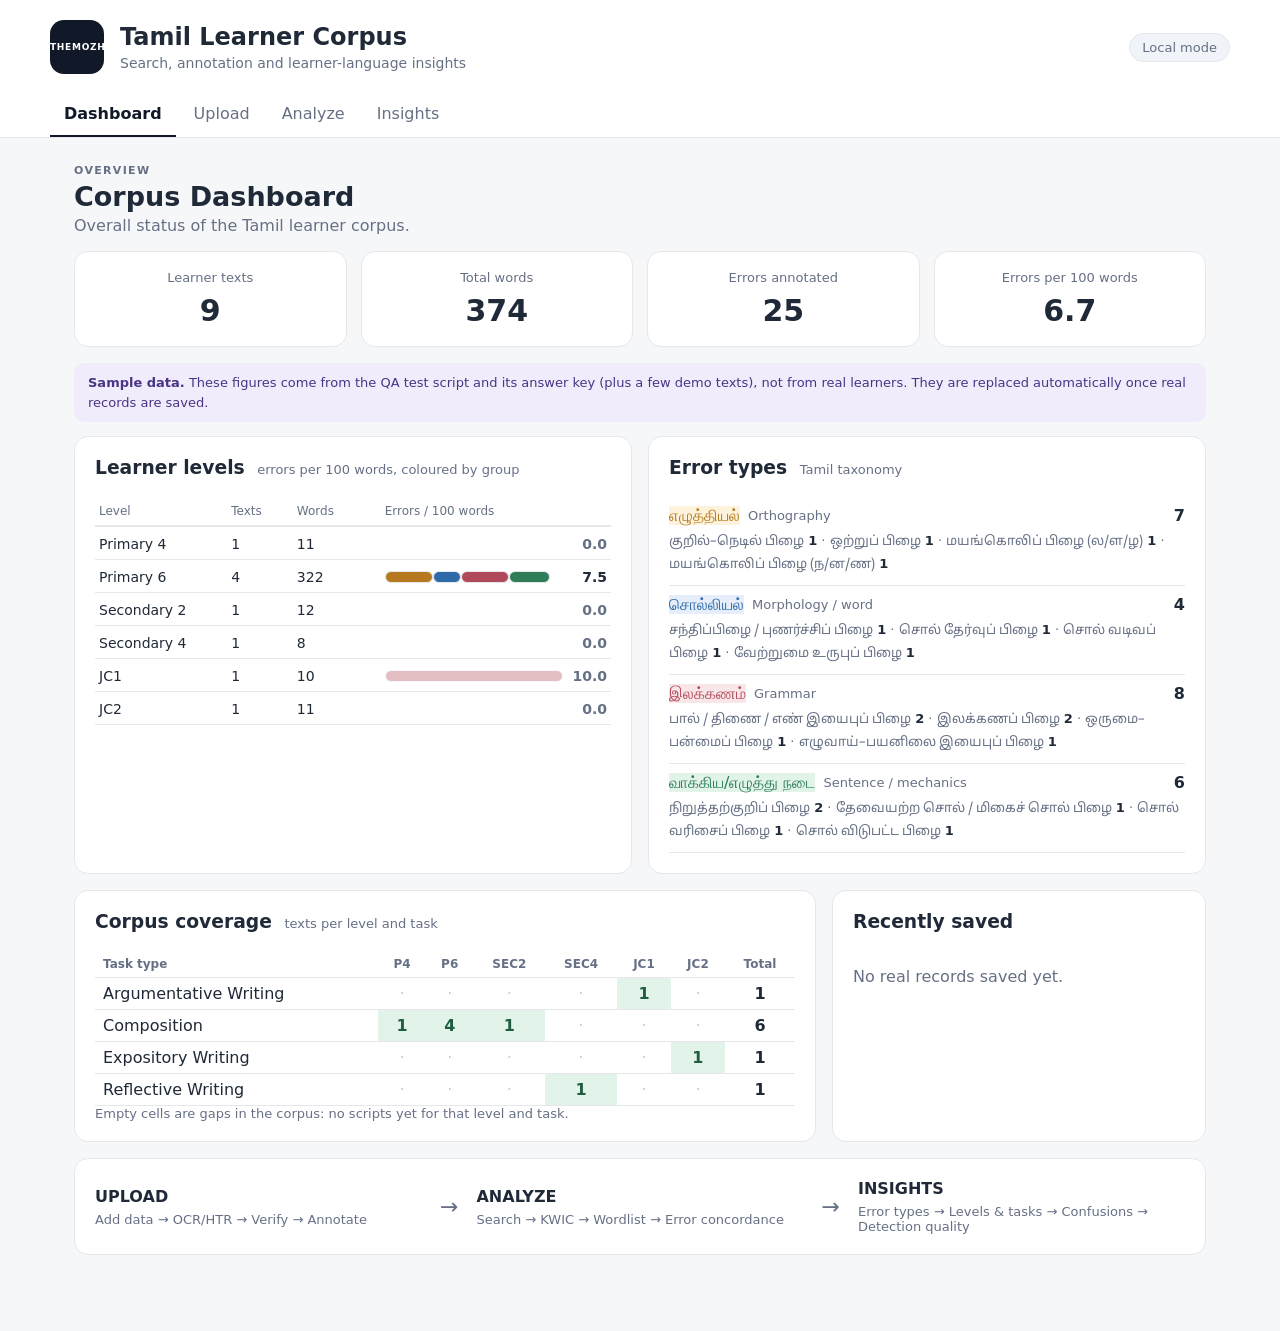
<file: index.html>
<!DOCTYPE html>
<html lang="en">
<head>
  <meta charset="UTF-8" />
  <meta name="viewport" content="width=device-width, initial-scale=1.0" />
  <title>Themozhi Tamil Learner Corpus</title>
  <link rel="preconnect" href="https://fonts.googleapis.com" />
  <link rel="preconnect" href="https://fonts.gstatic.com" crossorigin />
  <link rel="stylesheet" href="https://fonts.googleapis.com/css2?family=Noto+Sans+Tamil:wght@400;600;700&display=swap" />
  <link rel="stylesheet" href="style.css" />
</head>
<body>
  <header class="topbar">
    <div class="brandblock">
      <div class="brand">THEMOZHI</div>
      <div>
        <h1>Tamil Learner Corpus</h1>
        <p>Search, annotation and learner-language insights</p>
      </div>
      <div id="accountArea" class="account-area"></div>
    </div>

    <nav class="mainnav">
      <button class="navbtn active" data-section="dashboard">Dashboard</button>
      <button class="navbtn" data-section="upload">Upload</button>
      <button class="navbtn" data-section="analyze">Analyze</button>
      <button class="navbtn" data-section="insights">Insights</button>
    </nav>
  </header>

  <main class="container">
    <!-- DASHBOARD -->
    <section id="dashboard" class="page active">
      <div class="pagehead">
        <div>
          <div class="eyebrow">OVERVIEW</div>
          <h2>Corpus Dashboard</h2>
          <p class="subtext">Overall status of the Tamil learner corpus.</p>
        </div>
      </div>

      <div class="stats-grid">
        <div class="card centered-card"><span>Learner texts</span><strong id="statDocs">0</strong></div>
        <div class="card centered-card"><span>Total words</span><strong id="statWords">0</strong></div>
        <div class="card centered-card"><span>Errors annotated</span><strong id="statAnnotations">0</strong></div>
        <div class="card centered-card"><span>Errors per 100 words</span><strong id="statLevels">0</strong></div>
      </div>
      <div id="dashSampleBanner"></div>

      <div class="two-col">
        <div class="panel">
          <h3>Learner levels <span class="small muted">errors per 100 words, coloured by group</span></h3>
          <div id="levelBreakdown"></div>
        </div>
        <div class="panel">
          <h3>Error types <span class="small muted">Tamil taxonomy</span></h3>
          <div id="annotationBreakdown"></div>
        </div>
      </div>

      <div class="two-col">
        <div class="panel">
          <h3>Corpus coverage <span class="small muted">texts per level and task</span></h3>
          <div id="coverageMatrix"></div>
        </div>
        <div class="panel">
          <h3>Recently saved</h3>
          <div id="recentRecords"></div>
        </div>
      </div>
      <div class="workflow panel">
        <div><strong>UPLOAD</strong><span>Add data → OCR/HTR → Verify → Annotate</span></div>
        <div class="arrow">→</div>
        <div><strong>ANALYZE</strong><span>Search → KWIC → Wordlist → Error concordance</span></div>
        <div class="arrow">→</div>
        <div><strong>INSIGHTS</strong><span>Error types → Levels &amp; tasks → Confusions → Detection quality</span></div>
      </div>
    </section>

    <!-- UPLOAD -->
    <section id="upload" class="page">
      <div class="pagehead">
        <div>
          <div class="eyebrow">ADD DATA</div>
          <h2>Upload Learner Material</h2>
          <p class="subtext">Build a corpus record through metadata, OCR/HTR, verification and annotation.</p>
        </div>
        <div class="draft-save-tools">
          <span id="draftSaveStatus" class="draft-save-status">Autosave ready</span>
          <button id="draftSaveNowBtn" type="button">Save draft now</button>
        </div>
      </div>

      <div id="uploadGate" class="upload-gate hidden"></div>

      <div class="pipeline" id="uploadPipeline">
        <button class="pipe-step active" type="button" data-upload-step="1">1. Upload</button>
        <button class="pipe-step" type="button" data-upload-step="2">2. OCR / HTR</button>
        <button class="pipe-step" type="button" data-upload-step="3">3. Transcription Review</button>
        <button class="pipe-step" type="button" data-upload-step="4">4. Error Annotation</button>
        <button class="pipe-step" type="button" data-upload-step="5">5. Save Record</button>
      </div>

      <div class="panel upload-step-panel active" data-upload-panel="1">
        <div class="step-heading">
          <div>
            <h3>1. Script and details</h3>
            <p class="subtext">Only the fields marked <span class="req">*</span> are needed to start. Everything else can be added later, even after saving.</p>
          </div>
        </div>

        <div id="draftResumePanel" class="draft-resume-panel hidden">
          <div>
            <strong>You have an unfinished script on this browser</strong>
            <div id="draftResumeSummary" class="small"></div>
          </div>
          <div class="draft-resume-actions">
            <button id="resumeDraftBtn" type="button" class="primary-btn">Resume where I left off</button>
            <button id="discardDraftBtn" type="button">Discard it</button>
          </div>
        </div>

        <div class="u1-grid">
          <div class="u1-form">
            <section class="u1-section">
              <h4>Learner script <span class="req">*</span></h4>
              <label class="u1-drop" id="uploadDrop" data-field="file">
                <input id="uploadFile" type="file" accept=".txt,.json,.pdf,.png,.jpg,.jpeg,.tif,.tiff,.docx" />
                <span class="u1-drop-icon" aria-hidden="true">⇪</span>
                <span class="u1-drop-main">Drop the scanned script here, or <u>choose a file</u></span>
                <span class="u1-drop-sub small">One learner's script per upload. PDF (all pages), JPG/PNG/TIFF, DOCX or TXT</span>
              </label>
              <div class="field-error" data-error-for="file"></div>
            </section>

            <section class="u1-section">
              <h4>About the script</h4>
              <div class="form-grid u1-three">
                <label data-field="level">
                  <span>Learner level <span class="req">*</span></span>
                  <select id="uploadLevel">
                    <option value="">Choose…</option>
                    <option value="P4">Primary 4</option>
                    <option value="P6">Primary 6</option>
                    <option value="SEC2">Secondary 2</option>
                    <option value="SEC4">Secondary 4</option>
                    <option value="JC1">JC1</option>
                    <option value="JC2">JC2</option>
                  </select>
                  <span class="field-error" data-error-for="level"></span>
                </label>
                <label data-field="year">
                  <span>Year written <span class="req">*</span></span>
                  <input id="uploadYear" type="number" min="2000" max="2100" value="2026" />
                  <span class="field-error" data-error-for="year"></span>
                </label>
                <label data-field="task">
                  <span>Task type <span class="req">*</span></span>
                  <select id="uploadTask">
                    <option value="">Choose…</option>
                    <option>Composition</option>
                    <option>Situational Writing</option>
                    <option>Narrative</option>
                    <option>Argumentative Writing</option>
                    <option>Reflective Writing</option>
                    <option>Expository Writing</option>
                  </select>
                  <span class="field-error" data-error-for="task"></span>
                </label>
              </div>
              <label class="u1-id" data-field="id">
                <span>Record ID <span class="small muted">(automatic — also used as the file name when stored)</span></span>
                <span class="u1-id-row">
                  <input id="uploadDocId" type="text" spellcheck="false" autocomplete="off" readonly placeholder="Filled in automatically once level and task are chosen" />
                  <button id="uploadEditIdBtn" type="button" class="text-button">Edit</button>
                </span>
                <span class="field-error" data-error-for="id"></span>
              </label>
            </section>

            <details class="u1-section u1-optional" id="uploadOptional">
              <summary><strong>Optional details</strong> <span class="small muted">— useful for analysis, can be added later</span></summary>
              <div class="form-grid">
                <label>
                  <span>School code <span class="info-inline" title="A short code your team assigns, e.g. SCH-A. Never the school's name.">?</span></span>
                  <input id="uploadSchoolCode" type="text" spellcheck="false" placeholder="e.g. SCH-A" />
                </label>
                <label>
                  <span>Learner code <span class="info-inline" title="A pseudonymous code (e.g. L017) that lets you link several scripts by the same learner over time. The key linking codes to real names must be kept outside this app.">?</span></span>
                  <input id="uploadLearnerCode" type="text" spellcheck="false" placeholder="e.g. L017 (never the name)" />
                </label>
                <label>
                  <span>Topic</span>
                  <input id="uploadTopic" type="text" placeholder="e.g. School, Family, Environment" />
                </label>
                <label>
                  <span>Learner's own title</span>
                  <input id="uploadTitle" class="tamil" type="text" placeholder="The title the learner wrote, if any" />
                </label>
                <label class="full">
                  <span>Task prompt / question given to the learners
                    <span class="info-inline" title="The exact question or instruction the learners answered. Scripts written to the same prompt can be compared fairly, because the topic vocabulary is the same.">?</span></span>
                  <input id="uploadPrompt" class="tamil" type="text" placeholder="e.g. ‘உனக்கு மறக்க முடியாத ஒரு நாள்’ பற்றி ஒரு கட்டுரை எழுதுக." />
                </label>
                <label>
                  <span>Source type</span>
                  <select id="uploadSourceType">
                    <option value="auto">Detect automatically</option>
                    <option value="handwritten">Handwritten</option>
                    <option value="printed">Printed / typed scan</option>
                    <option value="digital">Digital text</option>
                  </select>
                </label>
              </div>
            </details>

            <div id="uploadPreview" class="upload-preview empty">No file selected yet.</div>

            <div class="step-actions right">
              <button id="uploadToProcess" type="button" class="primary-btn">Process script →</button>
            </div>
          </div>

          <aside class="u1-guide">
            <h4>Before you upload</h4>
            <ol>
              <li><strong>No names, anywhere.</strong> Not in the ID, file name, title or codes. The record is identified only by its record ID.</li>
              <li><strong>One learner per upload.</strong> Put all pages of one script into a single PDF, in order.</li>
              <li><strong>Clear scans.</strong> Flat page, whole page in view, about 300 dpi, no shadows. Crossed-out words are detected and left out automatically.</li>
              <li><strong>IDs are never reused.</strong> Each record gets a readable ID (<code>LEVEL-YEAR-TASK-NNN</code>) plus a hidden unique key. You'll be warned if the ID or the same file was saved before.</li>
              <li><strong>You can stop at any time.</strong> Work saves automatically in this browser. Come back to this page later, on the same computer and browser, and choose <em>Resume where I left off</em>.</li>
            </ol>
            <div class="u1-guide-foot small">
              <strong>Required:</strong> the script file, level, year and task type.<br>
              <strong>Stored as:</strong> <code id="uploadStoragePath">corpus/2026/P6/P6-2026-COMP-001/</code>
            </div>
          </aside>
        </div>
      </div>

      <div class="panel upload-step-panel" data-upload-panel="2">
        <div class="step-heading">
          <div>
            <h3>2. OCR / Handwriting recognition</h3>
            <p class="subtext">The document is processed one page at a time. Completed pages become available for transcription review immediately while later pages continue processing. Two handwriting recognisers (Sarvam and Google Vision) read every line; where they differ, you choose in the next step.</p>
          </div>
          <span id="processingRoute" class="status-pill">Awaiting file</span>
        </div>

        <div class="processing-grid">
          <div>
            <h4>Source preview</h4>
            <div id="sourcePreview" class="source-preview empty">No document selected.</div>
          </div>
          <div>
            <h4>Recognition result</h4>
            <div id="recognitionImportStatus" class="recognition-status empty">Recognition has not started.</div>
            <div id="ocrProgress" class="ocr-progress hidden">
              <div class="ocr-progress-head">
                <div id="ocrSpinner" class="ocr-spinner" aria-hidden="true"></div>
                <div>
                  <strong id="ocrProgressTitle">Preparing document…</strong>
                  <div id="ocrProgressDetail" class="small">Determining page count.</div>
                </div>
                <div id="ocrProgressCount" class="ocr-progress-count">0 / 0</div>
              </div>
              <div class="ocr-progress-track" aria-label="OCR page progress">
                <div id="ocrProgressFill" class="ocr-progress-fill" style="width:0%"></div>
              </div>
              <div id="ocrPageStatusList" class="ocr-page-status-list"></div>
              <div class="small ocr-progress-note">Completed pages can be reviewed before the whole document finishes.</div>
            </div>
            <button id="retryOcrBtn" type="button" class="hidden">Retry recognition</button>
            <details class="machine-fallback">
              <summary>Developer fallback</summary>
              <label class="recognition-import">
                Import transcription review JSON
                <input id="recognitionJsonFile" type="file" accept=".json,application/json" />
              </label>
              <textarea id="machineText" class="tamil transcription-box compact" placeholder="Manual machine transcription fallback"></textarea>
            </details>
            <div class="small">Raw OCR remains unchanged. Corrections are stored only as verified transcription during Stage 3.</div>
          </div>
        </div>

        <div class="step-actions">
          <button type="button" data-prev-step="1">← Back</button>
          <button id="uploadToVerify" type="button" class="primary-btn">Review ready pages →</button>
        </div>
      </div>

      <div class="panel upload-step-panel" data-upload-panel="3">
        <div class="step-heading">
          <div>
            <h3>3. Transcription Review</h3>
            <p class="subtext">Clear OCR (both engines agree, good confidence) goes straight into the transcript. Review only the flagged words and regions. Correct what the OCR misread; keep the learner's own mistakes. Those are annotated in Stage 4.</p>
          </div>
          <span id="reviewProgress" class="status-pill">Awaiting recognition</span>
        </div>

        <div id="structuredReviewMode" class="structured-review s3 hidden">
          <div class="s3-bar">
            <div class="s3-bar-nav">
              <button id="reviewPrevPage" type="button">← Previous</button>
              <strong id="reviewPageLabel">Page 1</strong>
              <button id="reviewNextPage" type="button">Next →</button>
            </div>
            <div id="reviewSummary" class="s3-summary small"></div>
          </div>

          <div class="s3-grid">
            <section class="s3-panel s3-scan" aria-label="Original scan">
              <header class="s3-panel-head"><strong>Original scan</strong><span class="small">click a region to jump to it</span>
                <div class="s3-zoom" role="group" aria-label="Zoom">
                  <button id="reviewZoomOut" type="button" aria-label="Zoom out">−</button>
                  <button id="reviewZoomFit" type="button">Fit</button>
                  <button id="reviewZoomIn" type="button" aria-label="Zoom in">+</button>
                </div></header>
              <div id="reviewPageViewport" class="review-page-viewport">
                <div id="reviewPageStage" class="review-page-stage">
                  <div class="empty">A processed page preview will appear here.</div>
                </div>
              </div>
            </section>

            <section class="s3-panel s3-transcript-col" aria-label="Transcribed text">
              <header class="s3-panel-head">
                <strong>Transcribed text</strong>
                <div class="seg">
                  <button type="button" data-transcript-view="page" class="active">Page</button>
                  <button type="button" data-transcript-view="document">All pages</button>
                  <button type="button" data-transcript-view="edit" title="Correct any line">✎ Edit lines</button>
                  <button type="button" data-transcript-view="type" title="Type or paste the whole page (for scripts that are hard to read)">⌨ Type page</button>
                </div>
                <button id="s3CopyBtn" type="button" class="text-button">Copy</button>
              </header>
              <div id="s3TranscriptMeta" class="s3-meta small"></div>
              <div id="s3Transcript" class="s3-transcript tamil"></div>
              <footer class="s3-panel-foot small">
                <label class="check-row inline"><input id="s3ShowExcluded" type="checkbox" /> <span>Show excluded text &amp; crossed-out words</span></label>
                <span class="s3-legend"><mark class="t-issue open">needs review</mark> <mark class="t-issue resolved corrected">OCR corrected</mark></span>
              </footer>
            </section>

            <aside class="s3-panel s3-rail-col" aria-label="Review">
              <header class="s3-panel-head">
                <div class="seg small-seg">
                  <button type="button" data-review-mode="exceptions" class="active">Exceptions</button>
                  <button type="button" data-review-mode="all">Review all OCR regions</button>
                </div>
              </header>
              <div id="s3Rail" class="s3-rail"></div>
            </aside>
          </div>
        </div>

        <div id="simpleReviewMode" class="processing-grid">
          <div>
            <h4>Source preview</h4>
            <div id="simpleVerifySourcePreview" class="source-preview empty">No document selected.</div>
          </div>
          <div>
            <h4>Verified learner text</h4>
            <textarea id="verifiedText" class="tamil transcription-box" placeholder="Verified learner transcription"></textarea>
            <label class="check-row">
              <input id="verificationChecked" type="checkbox" />
              <span>I have checked this transcription against the source.</span>
            </label>
          </div>
        </div>

        <div class="step-actions">
          <button type="button" data-prev-step="2">← Back</button>
          <button id="uploadToAnnotate" type="button" class="primary-btn">Continue to error annotation →</button>
        </div>
      </div>

      <div class="panel upload-step-panel" data-upload-panel="4">
        <div class="step-heading">
          <div>
            <h3>4. Error Detection & Annotation</h3>
            <p class="subtext">Each underlying error appears once, with every detector's evidence. Types use the same Tamil taxonomy for automatic and manual tags. Reject as <em>Not an error</em> or <em>OCR error</em> so transcription mistakes never count as learner errors.</p>
          </div>
          <span id="annotationStatus" class="status-pill">Awaiting detection</span>
        </div>

        <div class="annotation-ai-toolbar s4-toolbar">
          <button id="runErrorDetectionBtn" type="button" class="primary-btn">Run error detection</button>
          <button id="runDiscoveryBtn" type="button" title="Open-ended search by GPT, Sarvam and Gemini for errors the Tamil checks may miss (word choice, missing words). Shown as “possible” — review each one.">Ask AI for more (possible errors)</button>
          <span id="errorDetectionStatus" class="small">Detection runs automatically when you open this step.</span>
        </div>
        <div id="s4StaleBanner" class="s4-stale hidden"></div>
        <div id="s4UnreviewedNote" class="s4-unreviewed small hidden"></div>
        <div class="s4-legend small" aria-label="Colour key">
          <span class="lg-title">Colour key</span>
          <span class="lg g-ezhuthu">எழுத்தியல்</span><span class="lg g-sol">சொல்லியல்</span>
          <span class="lg g-ilakkanam">இலக்கணம்</span><span class="lg g-nadai">வாக்கிய/எழுத்து நடை</span>
          <span class="lg-sep"></span>
          <span class="lg s-pending">dashed = pending</span><span class="lg s-accepted">solid = accepted</span>
        </div>

        <div class="s4-grid">
          <section class="s4-textcol">
            <div class="s4-textpair">
              <div class="s4-textbox">
                <header><strong>Original learner text</strong><span class="small">select words to mark an error · click between words to add a missing word</span></header>
                <div id="s4Original" class="tamil s4-body"></div>
              </div>
              <div class="s4-textbox">
                <header><strong>Corrected / annotated text</strong>
                  <label class="check-row inline small"><input id="s4PreviewPending" type="checkbox" /> <span>preview pending</span></label></header>
                <div id="s4Corrected" class="tamil s4-body"></div>
              </div>
            </div>
            <div id="s4SelectionTools" class="s4-seltools hidden">
              <span class="tamil s4-sel-text"></span>
              <button id="s4AddError" type="button" class="primary-btn">+ Add error</button>
              <button id="s4AddMissing" type="button">+ Missing word after</button>
            </div>
          </section>

          <aside class="s4-cardcol">
            <div class="s4-filters seg">
              <button type="button" data-a-filter="pending" class="active" title="Cards still to review. Reviewed cards leave this list.">To review <span>0</span></button>
              <button type="button" data-a-filter="all">All <span>0</span></button>
              <button type="button" data-a-filter="accepted">Accepted <span>0</span></button>
              <button type="button" data-a-filter="rejected">Rejected <span>0</span></button>
            </div>
            <div id="errorCandidateList" class="s4-cards"></div>
          </aside>
        </div>

        <div class="step-actions">
          <button type="button" data-prev-step="3">← Back</button>
          <button id="uploadToReview" type="button" class="primary-btn">Check &amp; save record →</button>
        </div>
      </div>

      <div class="panel upload-step-panel" data-upload-panel="5">
        <div id="recordSaveView">
          <div class="step-heading">
            <div>
              <h3>5. Check and save the record</h3>
              <p class="subtext">A last look before saving. You can still go back and change anything, and saving again later updates the same record.</p>
            </div>
          </div>
          <div id="recordReview"></div>
          <label class="check-row u1-consent" data-field="consent">
            <input id="uploadConsent" type="checkbox" />
            <span>I confirm this script may be used for the corpus, and that <strong>no learner name or other identifying detail</strong> is in the transcript or the record. <span class="req">*</span></span>
          </label>
          <div class="field-error" data-error-for="consent"></div>
          <div class="step-actions">
            <button type="button" data-prev-step="4">← Back to annotation</button>
            <button id="saveRecordBtn" type="button" class="primary-btn">Save record ✓</button>
          </div>
        </div>

        <div id="recordSavedView" class="hidden">
          <div class="saved-card">
            <div class="saved-tick" aria-hidden="true">✓</div>
            <h3>Record saved</h3>
            <div id="savedRecordId" class="saved-id"></div>
            <div id="savedRecordSummary" class="saved-stats"></div>
            <p id="savedRecordWhere" class="small saved-where"></p>
            <div class="saved-actions">
              <button id="resetUploadBtn" type="button" class="primary-btn">Start the next script →</button>
              <button id="downloadRecordBtn" type="button">Download record (JSON)</button>
              <button id="copyRecordBtn" type="button">Copy JSON</button>
              <button type="button" data-prev-step="4" class="text-button">Go back and edit this record</button>
            </div>
            <details class="saved-list">
              <summary>Records saved on this computer <span id="savedRecordCount" class="small muted"></span></summary>
              <div id="savedRecordList"></div>
              <button id="downloadAllRecordsBtn" type="button" class="text-button">Download all as one JSON file</button>
            </details>
          </div>
        </div>
      </div>
    </section>

    <!-- ANALYZE -->
    <section id="analyze" class="page">
      <div class="pagehead">
        <div>
          <div class="eyebrow">EXAMINE DATA</div>
          <h2>Analyze</h2>
          <p class="subtext">Search and investigate learner texts directly.</p>
        </div>
      </div>

      <div class="level-tabs" id="analyzeLevelTabs">
        <button class="levelbtn active" data-level="">Overall</button>
        <button class="levelbtn" data-level="P4">P4</button>
        <button class="levelbtn" data-level="P6">P6</button>
        <button class="levelbtn" data-level="SEC2">Sec 2</button>
        <button class="levelbtn" data-level="SEC4">Sec 4</button>
        <button class="levelbtn" data-level="JC1">JC1</button>
        <button class="levelbtn" data-level="JC2">JC2</button>
      </div>

      <div class="mini-stats">
        <div class="centered-card"><span>Learner texts</span><strong id="analyzeDocs">0</strong></div>
        <div class="centered-card"><span>Total words</span><strong id="analyzeWords">0</strong></div>
        <div class="centered-card"><span>Errors annotated</span><strong id="analyzeAnnotations">0</strong></div>
      </div>

      <div class="mode-banner" id="analyzeModeBanner">
        <strong>Corpus View</strong>
        <span>Showing the selected corpus or learner level as a whole.</span>
      </div>

      <div class="tool-tabs">
        <div class="tool-wrap">
          <button class="toolbtn active" data-tool="search">Search</button>
          <button class="info-btn" type="button" aria-label="About Search" data-tip="Find learner texts that contain the entered word or phrase. Without a search term, all texts in the selected corpus or level are shown.">i</button>
        </div>

        <div class="tool-wrap">
          <button class="toolbtn" data-tool="kwic">Concordance (KWIC)</button>
          <button class="info-btn" type="button" aria-label="About Concordance" data-tip="Key Word in Context. Enter a word or phrase to see every occurrence with the surrounding text before and after it. A search term is required.">i</button>
        </div>

        <div class="tool-wrap">
          <button class="toolbtn" data-tool="wordlist">Wordlist</button>
          <button class="info-btn" type="button" aria-label="About Wordlist" data-tip="Lists word frequency in the selected corpus or level. If you enter a search term, Wordlist shows that term's frequency, percentage of the selected corpus, and occurrences per 1,000 words.">i</button>
        </div>

        <div class="tool-wrap">
          <button class="toolbtn" data-tool="ngrams">N-grams</button>
          <button class="info-btn" type="button" aria-label="About N-grams" data-tip="Shows recurring consecutive 2-word and 3-word sequences. Without a search term, the most frequent sequences are shown. With a search term, only sequences containing that term are shown.">i</button>
        </div>

        <div class="tool-wrap">
          <button class="toolbtn" data-tool="collocations">Collocations</button>
          <button class="info-btn" type="button" aria-label="About Collocations" data-tip="Shows words that frequently occur near the searched word or phrase. This helps identify associated vocabulary and usage patterns. A search term is required.">i</button>
        </div>

        <div class="tool-wrap">
          <button class="toolbtn" data-tool="texts">Texts</button>
          <button class="info-btn" type="button" aria-label="About Texts" data-tip="Browse learner texts in the selected corpus or level. With a search term, only texts containing that term are shown.">i</button>
        </div>

        <div class="tool-wrap">
          <button class="toolbtn" data-tool="annotations">Annotations</button>
          <button class="info-btn" type="button" aria-label="About Annotations" data-tip="Browse linguistic or learner-error annotations. With a search term, annotations from matching texts are shown.">i</button>
        </div>

        <div class="tool-wrap">
          <button class="toolbtn" data-tool="errors">Error Concordance</button>
          <button class="info-btn" type="button" aria-label="About Error Concordance" data-tip="Every annotated learner error in its sentence, filterable by Tamil error group and type, task and year. Download as CSV for research.">i</button>
        </div>

        <div class="tool-wrap">
          <button class="toolbtn" data-tool="texttypes">Text Type Analysis</button>
          <button class="info-btn" type="button" aria-label="About Text Type Analysis" data-tip="Shows the distribution of texts and words across writing or task types. With a search term, it shows where that term occurs most across text types.">i</button>
        </div>
      </div>

      <div class="panel">
        <div class="searchbar">
          <input id="analyzeSearch" type="search" placeholder="Search Tamil word or phrase..." />
          <button id="analyzeClear" type="button">Clear</button>
        </div>

        <div id="termSummary" class="term-summary"></div>
        <div id="analyzeOutput"></div>
      </div>
    </section>

    <!-- INSIGHTS -->
    <section id="insights" class="page">
      <div class="pagehead">
        <div>
          <div class="eyebrow">FIND PATTERNS</div>
          <h2>Insights</h2>
          <p class="subtext">Patterns, trends, comparisons and statistics derived from the corpus.</p>
        </div>
      </div>

      <div class="level-tabs" id="insightLevelTabs">
        <button class="levelbtn active" data-level="">Overall</button>
        <button class="levelbtn" data-level="P4">P4</button>
        <button class="levelbtn" data-level="P6">P6</button>
        <button class="levelbtn" data-level="SEC2">Sec 2</button>
        <button class="levelbtn" data-level="SEC4">Sec 4</button>
        <button class="levelbtn" data-level="JC1">JC1</button>
        <button class="levelbtn" data-level="JC2">JC2</button>
      </div>

      <div class="tool-tabs">
        <div class="tool-wrap">
          <button class="insightbtn active" data-insight="intelligence">✦ Intelligence</button>
          <button class="info-btn" type="button" aria-label="About Intelligence" data-tip="Findings the system discovers (with evidence), learner progress, school and task effects, writing quality, teaching priorities per level, and Ask the corpus.">i</button>
        </div>
        <div class="tool-wrap">
          <button class="insightbtn" data-insight="overview">Overview</button>
          <button class="info-btn" type="button" aria-label="About Overview" data-tip="Size of the selected corpus and its error profile on the Tamil taxonomy, per 100 words.">i</button>
        </div>
        <div class="tool-wrap">
          <button class="insightbtn" data-insight="errors">Error Types</button>
          <button class="info-btn" type="button" aria-label="About Error Types" data-tip="Every Tamil error group with its sub-types, most frequent first.">i</button>
        </div>
        <div class="tool-wrap">
          <button class="insightbtn" data-insight="compare">Levels & Tasks</button>
          <button class="info-btn" type="button" aria-label="About Levels & Tasks" data-tip="Error profile per learner level (P4 → JC2) and per task type, normalised per 100 words.">i</button>
        </div>
        <div class="tool-wrap">
          <button class="insightbtn" data-insight="confusions">Confusions</button>
          <button class="info-btn" type="button" aria-label="About Confusions" data-tip="Which letters learners confuse (e.g. ல → ழ, missing ஒற்று) and which words are repeatedly misspelt.">i</button>
        </div>
        <div class="tool-wrap">
          <button class="insightbtn" data-insight="detection">Detection Quality</button>
          <button class="info-btn" type="button" aria-label="About Detection Quality" data-tip="How often annotators accepted each automatic detector's suggestions, and how many errors the tools missed.">i</button>
        </div>
        <div class="tool-wrap">
          <button class="insightbtn" data-insight="vocabulary">Vocabulary</button>
          <button class="info-btn" type="button" aria-label="About Vocabulary" data-tip="Vocabulary size, word diversity and the most frequent word forms.">i</button>
        </div>
      </div>

      <div class="panel">
        <div id="insightOutput"></div>
      </div>
    </section>
  </main>

  <dialog id="teamDialog" class="team-dialog">
    <div class="dialog-head">
      <div>
        <div class="eyebrow">TEAM</div>
        <h2>Team members</h2>
        <p class="small muted">People on this list can sign in with Google, upload scripts and save records. Admins can also invite people and download backups.</p>
      </div>
      <button id="teamClose" class="icon-button" aria-label="Close">×</button>
    </div>
    <form id="teamAddForm" class="team-add">
      <input id="teamEmail" type="email" placeholder="colleague@gmail.com" required />
      <select id="teamRole"><option value="annotator">Annotator</option><option value="admin">Admin</option></select>
      <button type="submit" class="primary-btn">Invite</button>
    </form>
    <div id="teamList"></div>
  </dialog>

  <dialog id="docDialog">
    <div class="dialog-head">
      <div>
        <div class="eyebrow" id="dialogId"></div>
        <h2 id="dialogTitle"></h2>
      </div>
      <button id="closeDialog" class="icon-button" aria-label="Close">×</button>
    </div>

    <div id="dialogMeta" class="meta-row"></div>
    <div id="dialogTopic" class="metadata-block"></div>

    <h3>Learner text</h3>
    <div id="dialogText" class="tamil learner-text"></div>

    <h3>Annotations</h3>
    <div id="dialogAnnotations"></div>
  </dialog>

  <script src="config.js"></script>
  <script src="cloud.js"></script>
  <script src="taxonomy.js"></script>
  <script src="stage3.js"></script>
  <script src="stage4.js"></script>
  <script src="corpus-stats.js"></script>
  <script src="intelligence.js"></script>
  <script src="app.js"></script>
</body>
</html>
</file>
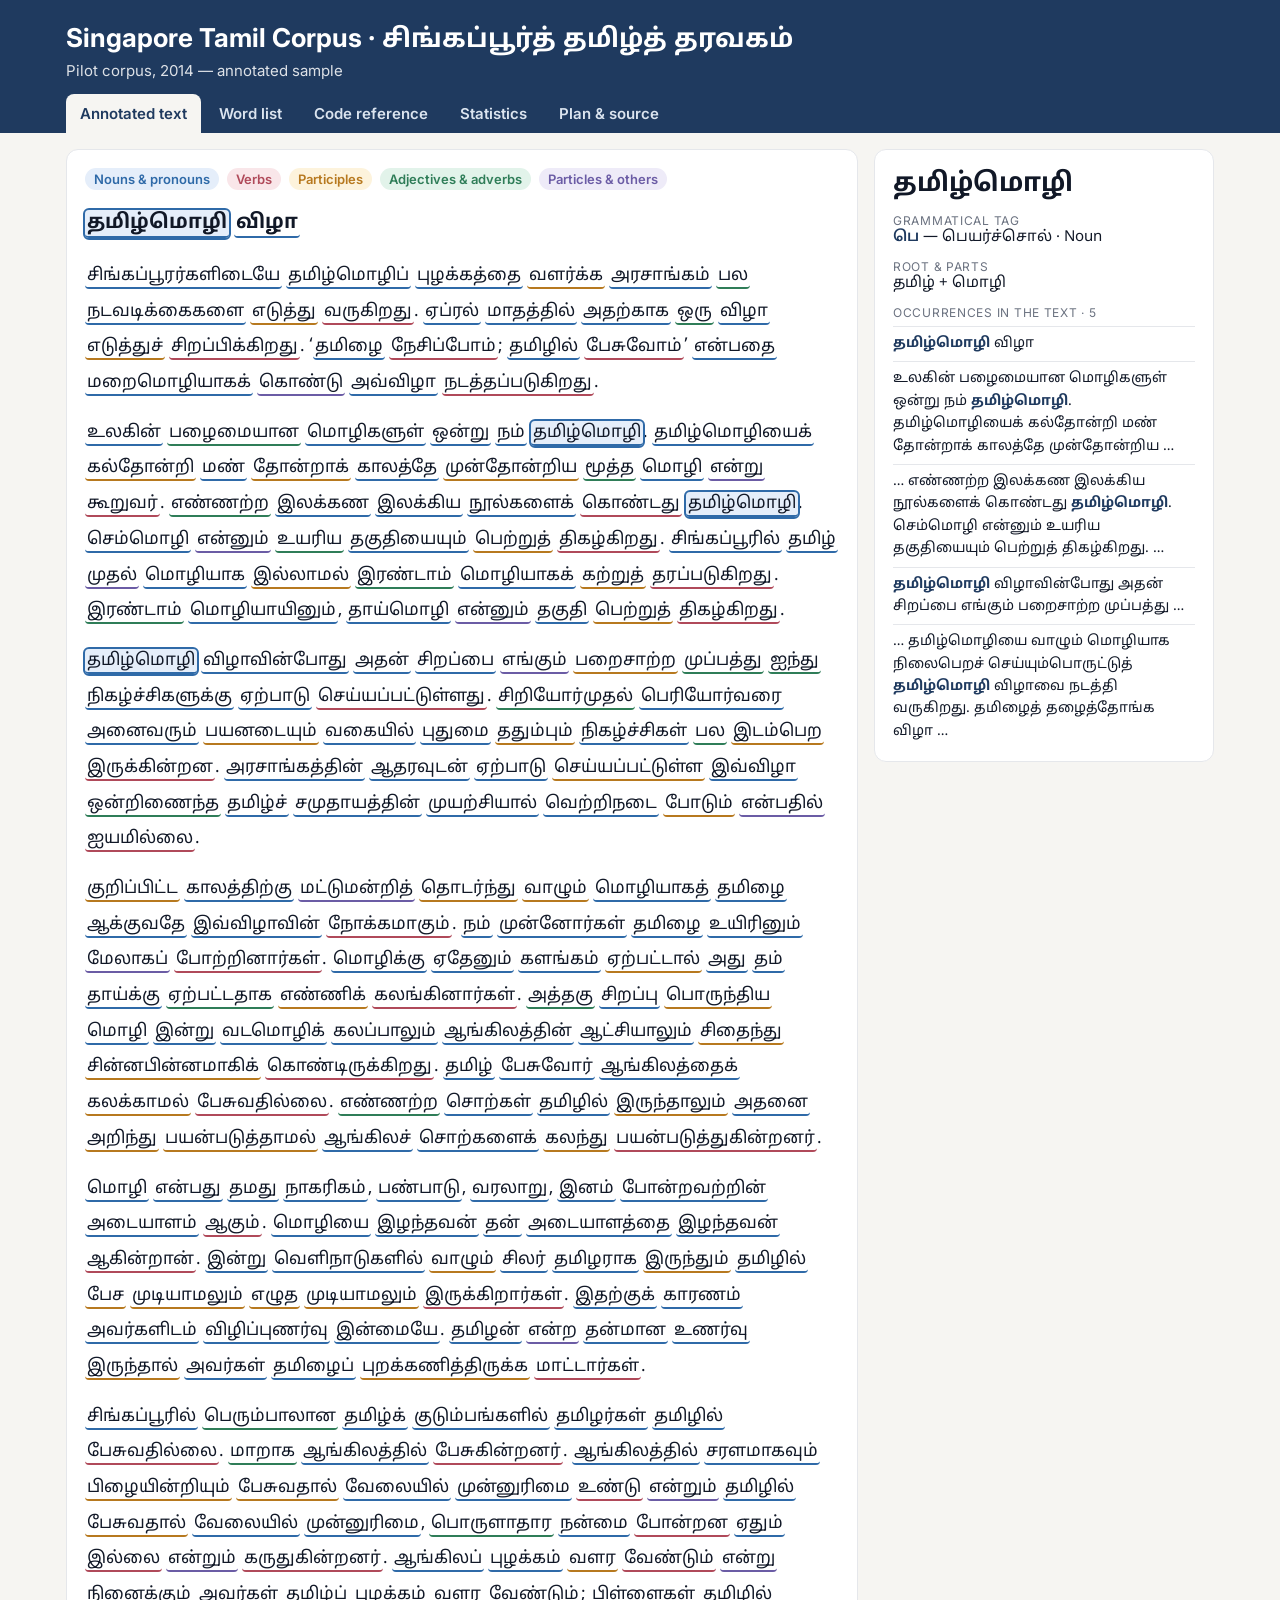
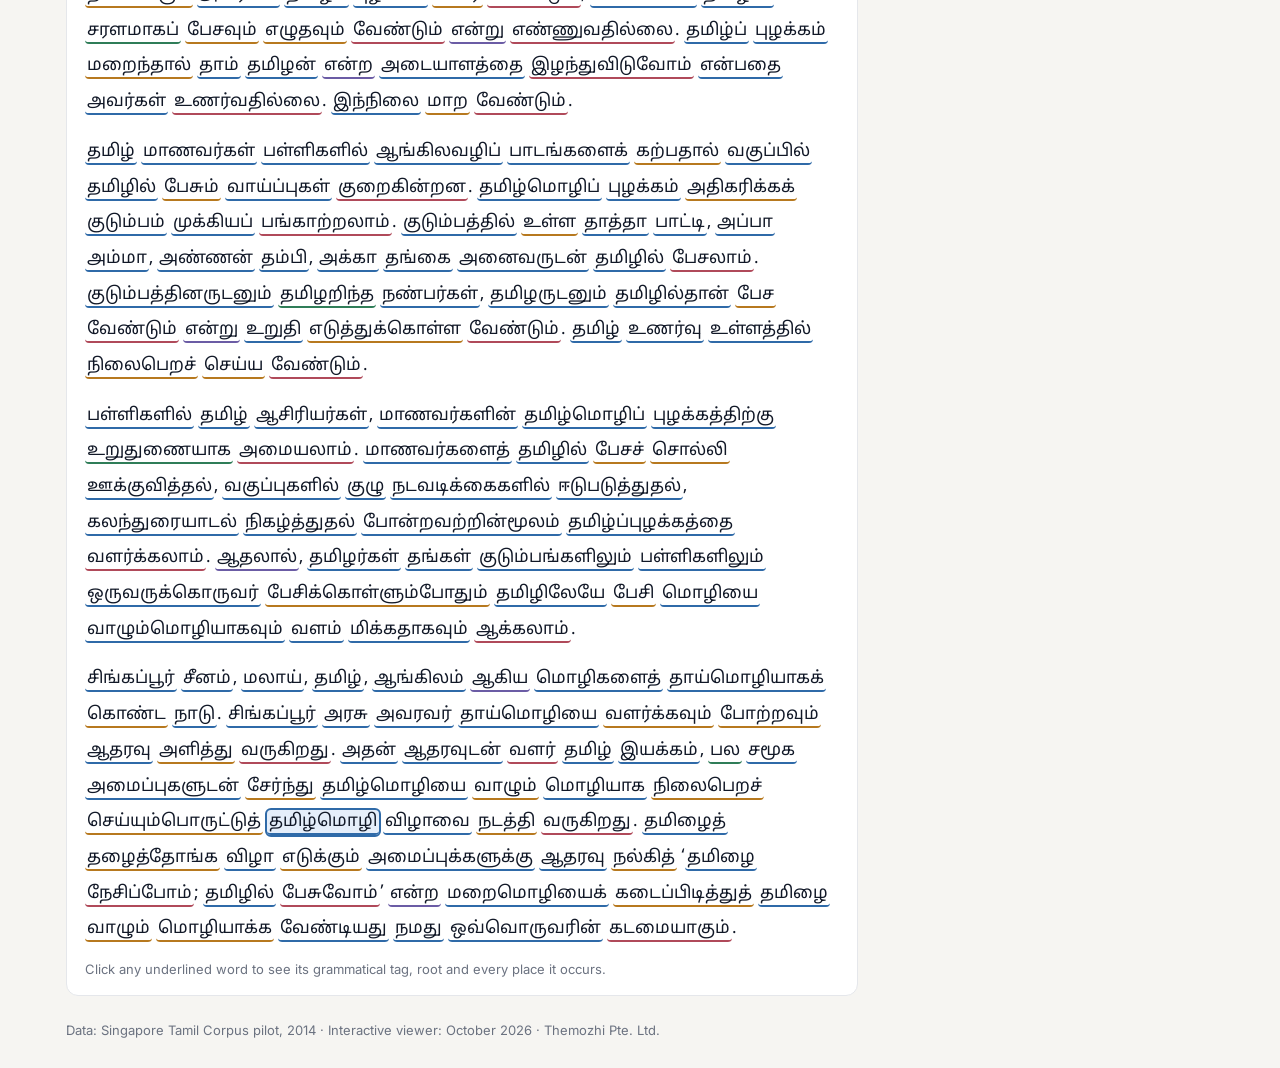
<file: pilot-2014/index.html>
<!doctype html>
<html lang="ta"><head><meta charset="utf-8"><meta name="viewport" content="width=device-width,initial-scale=1">
<title>Singapore Tamil Corpus – 2014 pilot</title>
<link rel="preconnect" href="https://fonts.googleapis.com"><link href="https://fonts.googleapis.com/css2?family=Inter:wght@400;600;700&family=Noto+Sans+Tamil:wght@400;600;700&display=swap" rel="stylesheet">
<style>
:root{--ink:#111827;--muted:#6b7280;--line:#e5e7eb;--bg:#f6f5f2;--card:#fff;--acc:#1f3a5f;--warm:#c2410c;
--g1:#2f6aa8;--g1b:#e5eefa;--g2:#b04a5a;--g2b:#f9e6e9;--g3:#b7791f;--g3b:#fdf3dc;--g4:#2f7d58;--g4b:#e2f3ea;--g5:#6b5ca5;--g5b:#eeebf8}
*{box-sizing:border-box}body{margin:0;background:var(--bg);color:var(--ink);font-family:Inter,"Noto Sans Tamil",system-ui,sans-serif;font-size:15px}
.ta{font-family:"Noto Sans Tamil",Inter,sans-serif}
header{background:var(--acc);color:#fff;padding:22px 16px 0}
.wrap{max-width:1180px;margin:0 auto;padding:0 16px}
header h1{margin:0;font-size:26px}header .sub{opacity:.85;margin:4px 0 14px}
.prov{background:#fdf3e7;border-left:5px solid var(--warm);color:#5b3410;padding:10px 14px;border-radius:8px;margin:16px 0;font-size:14px;line-height:1.5}
nav{display:flex;gap:4px;flex-wrap:wrap}nav button{background:transparent;border:0;color:#dbe4ef;padding:10px 14px;font:inherit;font-weight:600;cursor:pointer;border-radius:8px 8px 0 0}
nav button.on{background:var(--bg);color:var(--acc)}
.panel{display:none}.panel.on{display:block}
.card{background:var(--card);border:1px solid var(--line);border-radius:12px;padding:18px;margin-bottom:16px}
.grid{display:grid;grid-template-columns:minmax(0,1fr) 340px;gap:16px}@media(max-width:860px){.grid{grid-template-columns:1fr}}
.text p{line-height:2.1;font-size:17px;margin:0 0 14px}
.w{border-radius:4px;padding:1px 2px;cursor:pointer;border-bottom:2px solid var(--c)}.w:hover,.w.sel{background:var(--cb)}
.w.sel{outline:2px solid var(--c)}
.gN{--c:var(--g1);--cb:var(--g1b)}.gV{--c:var(--g2);--cb:var(--g2b)}.gP{--c:var(--g3);--cb:var(--g3b)}.gM{--c:var(--g4);--cb:var(--g4b)}.gX{--c:var(--g5);--cb:var(--g5b)}
.key{display:flex;gap:8px;flex-wrap:wrap;font-size:13px;margin-bottom:12px}.key span{padding:3px 9px;border-radius:999px;background:var(--cb);color:var(--c);font-weight:600}
.side{position:sticky;top:12px;align-self:start}
.big{font-size:26px;font-weight:700}.lbl{color:var(--muted);font-size:12px;text-transform:uppercase;letter-spacing:.06em;margin-top:12px}
.kwic{font-size:14px;line-height:1.6;border-top:1px solid var(--line);padding-top:6px;margin-top:6px}.kwic b{color:var(--acc)}
table{width:100%;border-collapse:collapse;font-size:14px}th,td{text-align:left;padding:8px 10px;border-bottom:1px solid var(--line);vertical-align:top}
th{background:#eef2f7;position:sticky;top:0;cursor:pointer;font-size:13px}tr:hover td{background:#fafbfc}
.tools{display:flex;gap:10px;flex-wrap:wrap;margin-bottom:12px}input,select{font:inherit;padding:8px 10px;border:1px solid #cfd6df;border-radius:8px;background:#fff}input{flex:1;min-width:200px}
.badge{display:inline-block;font-size:11px;font-weight:600;color:#7c2d12;background:#fdf3e7;border:1px solid #f3c99a;border-radius:999px;padding:1px 7px;margin-top:4px}
.code{font-weight:600;color:var(--acc);white-space:nowrap}.muted{color:var(--muted)}
.stats{display:grid;grid-template-columns:repeat(auto-fit,minmax(160px,1fr));gap:12px;margin-bottom:16px}
.stat{background:#fff;border:1px solid var(--line);border-radius:12px;padding:14px}.stat .big{color:var(--acc)}
.bar{display:grid;grid-template-columns:300px 1fr 50px;gap:10px;align-items:center;margin:6px 0;font-size:14px}.bar i{display:block;height:14px;border-radius:4px;background:var(--c)}
@media(max-width:600px){.bar{grid-template-columns:130px 1fr 40px}}
ul.plan li{margin:6px 0;line-height:1.6}
footer{color:var(--muted);font-size:13px;padding:10px 0 30px}
.scr{max-height:70vh;overflow:auto;border:1px solid var(--line);border-radius:10px}
</style></head><body>
<header><div class="wrap">
<h1>Singapore Tamil Corpus <span class="ta">· சிங்கப்பூர்த் தமிழ்த் தரவகம்</span></h1>
<div class="sub">Pilot corpus, 2014 — annotated sample</div>
<nav id="nav"><button data-p="text" class="on">Annotated text</button><button data-p="words">Word list</button><button data-p="tags">Code reference</button><button data-p="stats">Statistics</button><button data-p="about">Plan &amp; source</button></nav>
</div></header>
<main class="wrap" style="padding-top:16px">

<section class="panel on" id="p-text"><div class="grid">
 <div class="card"><div class="key" id="key"></div><div class="text ta" id="text"></div><div class="muted" style="font-size:13px">Click any underlined word to see its grammatical tag, root and every place it occurs.</div></div>
 <aside class="card side" id="side"><div class="muted">Select a word in the text.</div></aside>
</div></section>

<section class="panel" id="p-words"><div class="card">
 <div class="tools"><input id="q" class="ta" placeholder="Search a Tamil word or root…"><select id="tf" class="ta"></select></div>
 <div class="muted" style="margin-bottom:8px;font-size:13px"><span id="wcount"></span> · <a href="#" id="toCodes">What do the codes mean?</a></div>
 <div class="scr"><table><thead><tr><th data-s="w">சொல் · Word</th><th data-s="tag">Tag</th><th data-s="name">Category</th><th data-s="parts">மூலம் / பகுப்பு · Root &amp; parts</th><th data-s="f">In text</th></tr></thead><tbody id="wt"></tbody></table></div>
</div></section>

<section class="panel" id="p-tags"><div class="card"><h3 style="margin-top:0">Code reference — what each short code means</h3>
 <p class="muted" style="margin-top:0;line-height:1.6">Every short code used in the word list, with its full Tamil name, English name and examples from the text. Codes are built from parts of the full name, for example
 <span class="ta"><b>பெ</b> = பெயர், <b>வி</b> = வினை, <b>எ / எச்</b> = எச்சம், <b>மு</b> = முற்று, <b>கு</b> = குறிப்பு, <b>எதி.ம</b> = எதிர்மறை, <b>அ</b> = அடை, <b>தொ</b> = தொழில், <b>பதி</b> = பதிலிடு, <b>இ.சொல்</b> = இடைச்சொல்</span>.</p>
 <div class="scr" style="max-height:none"><table><thead><tr><th>Code</th><th>முழுப் பெயர் · Full Tamil name</th><th>English</th><th>Examples from the text</th><th>Words</th></tr></thead><tbody id="tt"></tbody></table></div>
 <div class="muted" style="margin-top:10px;font-size:13px;line-height:1.6">* Explanation added in 2026: the code is used in the 2014 word list but its name was not in the 2014 tag table (or, for இ.சொல், the table gave no English name).<br>Codes in the 2014 tag table that do not appear in this sample text are listed at the end.</div></div></section>

<section class="panel" id="p-stats"><div class="stats" id="st"></div><div class="card"><h3 style="margin-top:0">Words per grammatical category</h3><div id="bars"></div></div></section>

<section class="panel" id="p-about"><div class="card"><h3 style="margin-top:0">Corpus plan (6 September 2014)</h3><ul class="plan ta" id="plan"></ul></div>
<div class="card"><h3 style="margin-top:0">Corrections made in 2026</h3><p class="muted" style="margin-top:0">Spelling errors found in the 2014 files, corrected on review:</p>
<table><thead><tr><th>Where</th><th>2014 file</th><th>Corrected</th></tr></thead><tbody id="corr" class="ta"></tbody></table></div>
<div class="card"><h3 style="margin-top:0">Tag changes made in 2026</h3><p class="muted" style="margin-top:0">Grammatical tags corrected on review:</p>
<table><thead><tr><th>Word</th><th>2014 tag</th><th>Corrected tag</th></tr></thead><tbody id="tagch" class="ta"></tbody></table></div>
<div class="card"><h3 style="margin-top:0">Tagging completed in 2026</h3><p class="muted" style="margin-top:0;line-height:1.6">Some words in the 2014 text had no tag. Where the 2014 word list had the same word in a slightly different form (for example with a joining consonant, எண்ணி / எண்ணிக்), the text word is now linked to that 2014 entry. Words with no 2014 entry were tagged in 2026 and are marked “tag added in 2026”. Spelling errors in the text are corrected only when confirmed, and each is listed under Corrections.</p>
<table><thead><tr><th>Word in the text</th><th>How it is tagged now</th></tr></thead><tbody id="added" class="ta"></tbody></table></div>
<div class="card"><h3 style="margin-top:0">Source files</h3><p class="muted" style="line-height:1.6">Two working documents by Thirumaran Krishnamoorthy: the annotated sample (created April 2014) and the corpus plan (6 September 2014). Their content is reproduced here as written, except for the corrections, tag changes and completed tagging listed above; the colour grouping and search are display aids added in 2026.</p></div></section>
<footer>Data: Singapore Tamil Corpus pilot, 2014 · Interactive viewer: October 2026 · Themozhi Pte. Ltd.</footer>
</main>
<script>
const D={"title": "தமிழ்மொழி விழா", "paras": ["சிங்கப்பூரர்களிடையே தமிழ்மொழிப் புழக்கத்தை வளர்க்க அரசாங்கம் பல நடவடிக்கைகளை எடுத்து வருகிறது. ஏப்ரல் மாதத்தில் அதற்காக ஒரு விழா எடுத்துச் சிறப்பிக்கிறது. ‘தமிழை நேசிப்போம்; தமிழில் பேசுவோம்’ என்பதை மறைமொழியாகக் கொண்டு அவ்விழா நடத்தப்படுகிறது.", "உலகின் பழைமையான மொழிகளுள் ஒன்று நம் தமிழ்மொழி. தமிழ்மொழியைக் கல்தோன்றி மண் தோன்றாக் காலத்தே முன்தோன்றிய மூத்த மொழி என்று கூறுவர். எண்ணற்ற இலக்கண இலக்கிய நூல்களைக் கொண்டது தமிழ்மொழி. செம்மொழி என்னும் உயரிய தகுதியையும் பெற்றுத் திகழ்கிறது. சிங்கப்பூரில் தமிழ் முதல் மொழியாக இல்லாமல் இரண்டாம் மொழியாகக் கற்றுத் தரப்படுகிறது. இரண்டாம் மொழியாயினும், தாய்மொழி என்னும் தகுதி பெற்றுத் திகழ்கிறது.", "தமிழ்மொழி விழாவின்போது அதன் சிறப்பை எங்கும் பறைசாற்ற முப்பத்து ஐந்து நிகழ்ச்சிகளுக்கு ஏற்பாடு செய்யப்பட்டுள்ளது. சிறியோர்முதல் பெரியோர்வரை அனைவரும் பயனடையும் வகையில் புதுமை ததும்பும் நிகழ்ச்சிகள் பல இடம்பெற இருக்கின்றன. அரசாங்கத்தின் ஆதரவுடன் ஏற்பாடு செய்யப்பட்டுள்ள இவ்விழா ஒன்றிணைந்த தமிழ்ச் சமுதாயத்தின் முயற்சியால் வெற்றிநடை போடும் என்பதில் ஐயமில்லை.", "குறிப்பிட்ட காலத்திற்கு மட்டுமன்றித் தொடர்ந்து வாழும் மொழியாகத் தமிழை ஆக்குவதே இவ்விழாவின் நோக்கமாகும். நம் முன்னோர்கள் தமிழை உயிரினும் மேலாகப் போற்றினார்கள். மொழிக்கு ஏதேனும் களங்கம் ஏற்பட்டால் அது தம் தாய்க்கு ஏற்பட்டதாக எண்ணிக் கலங்கினார்கள். அத்தகு சிறப்பு பொருந்திய மொழி இன்று வடமொழிக் கலப்பாலும் ஆங்கிலத்தின் ஆட்சியாலும் சிதைந்து சின்னபின்னமாகிக் கொண்டிருக்கிறது. தமிழ் பேசுவோர் ஆங்கிலத்தைக் கலக்காமல் பேசுவதில்லை. எண்ணற்ற சொற்கள் தமிழில் இருந்தாலும் அதனை அறிந்து பயன்படுத்தாமல் ஆங்கிலச் சொற்களைக் கலந்து பயன்படுத்துகின்றனர்.", "மொழி என்பது தமது நாகரிகம், பண்பாடு, வரலாறு, இனம் போன்றவற்றின் அடையாளம் ஆகும். மொழியை இழந்தவன் தன் அடையாளத்தை இழந்தவன் ஆகின்றான். இன்று வெளிநாடுகளில் வாழும் சிலர் தமிழராக இருந்தும் தமிழில் பேச முடியாமலும் எழுத முடியாமலும் இருக்கிறார்கள். இதற்குக் காரணம் அவர்களிடம் விழிப்புணர்வு இன்மையே. தமிழன் என்ற தன்மான உணர்வு இருந்தால் அவர்கள் தமிழைப் புறக்கணித்திருக்க மாட்டார்கள்.", "சிங்கப்பூரில் பெரும்பாலான தமிழ்க் குடும்பங்களில் தமிழர்கள் தமிழில் பேசுவதில்லை. மாறாக ஆங்கிலத்தில் பேசுகின்றனர். ஆங்கிலத்தில் சரளமாகவும் பிழையின்றியும் பேசுவதால் வேலையில் முன்னுரிமை உண்டு என்றும் தமிழில் பேசுவதால் வேலையில் முன்னுரிமை, பொருளாதார நன்மை போன்றன ஏதும் இல்லை என்றும் கருதுகின்றனர். ஆங்கிலப் புழக்கம் வளர வேண்டும் என்று நினைக்கும் அவர்கள் தமிழ்ப் புழக்கம் வளர வேண்டும்; பிள்ளைகள் தமிழில் சரளமாகப் பேசவும் எழுதவும் வேண்டும் என்று எண்ணுவதில்லை. தமிழ்ப் புழக்கம் மறைந்தால் தாம் தமிழன் என்ற அடையாளத்தை இழந்துவிடுவோம் என்பதை அவர்கள் உணர்வதில்லை. இந்நிலை மாற வேண்டும்.", "தமிழ் மாணவர்கள் பள்ளிகளில் ஆங்கிலவழிப் பாடங்களைக் கற்பதால் வகுப்பில் தமிழில் பேசும் வாய்ப்புகள் குறைகின்றன. தமிழ்மொழிப் புழக்கம் அதிகரிக்கக் குடும்பம் முக்கியப் பங்காற்றலாம். குடும்பத்தில் உள்ள தாத்தா பாட்டி, அப்பா அம்மா, அண்ணன் தம்பி, அக்கா தங்கை அனைவருடன் தமிழில் பேசலாம். குடும்பத்தினருடனும் தமிழறிந்த நண்பர்கள், தமிழருடனும் தமிழில்தான் பேச வேண்டும் என்று உறுதி எடுத்துக்கொள்ள வேண்டும். தமிழ் உணர்வு உள்ளத்தில் நிலைபெறச் செய்ய வேண்டும்.", "பள்ளிகளில் தமிழ் ஆசிரியர்கள், மாணவர்களின் தமிழ்மொழிப் புழக்கத்திற்கு உறுதுணையாக அமையலாம். மாணவர்களைத் தமிழில் பேசச் சொல்லி ஊக்குவித்தல், வகுப்புகளில் குழு நடவடிக்கைகளில் ஈடுபடுத்துதல், கலந்துரையாடல் நிகழ்த்துதல் போன்றவற்றின்மூலம் தமிழ்ப்புழக்கத்தை வளர்க்கலாம். ஆதலால், தமிழர்கள் தங்கள் குடும்பங்களிலும் பள்ளிகளிலும் ஒருவருக்கொருவர் பேசிக்கொள்ளும்போதும் தமிழிலேயே பேசி மொழியை வாழும்மொழியாகவும் வளம் மிக்கதாகவும் ஆக்கலாம்.", "சிங்கப்பூர் சீனம், மலாய், தமிழ், ஆங்கிலம் ஆகிய மொழிகளைத் தாய்மொழியாகக் கொண்ட நாடு. சிங்கப்பூர் அரசு அவரவர் தாய்மொழியை வளர்க்கவும் போற்றவும் ஆதரவு அளித்து வருகிறது. அதன் ஆதரவுடன் வளர் தமிழ் இயக்கம், பல சமூக அமைப்புகளுடன் சேர்ந்து தமிழ்மொழியை வாழும் மொழியாக நிலைபெறச் செய்யும்பொருட்டுத் தமிழ்மொழி விழாவை நடத்தி வருகிறது. தமிழைத் தழைத்தோங்க விழா எடுக்கும் அமைப்புக்களுக்கு ஆதரவு நல்கித் ‘தமிழை நேசிப்போம்; தமிழில் பேசுவோம்’ என்ற மறைமொழியைக் கடைப்பிடித்துத் தமிழை வாழும் மொழியாக்க வேண்டியது நமது ஒவ்வொருவரின் கடமையாகும்."], "tags": [["1", "பெயர்ச்சொல்", "Noun", "பெ"], ["2", "வினைச்சொல்", "verb", "வி"], ["3", "பெயரெச்சம்", "Relative participle", "பெ.எ"], ["4", "வினையெச்சம்", "Verbal Participle", "வி.எ"], ["5", "குறிப்புப் பெயரெச்சம்", "Appellative relative participle", "கு.பெ.எச்"], ["6", "குறிப்பு வினையெச்சம்", "Appellative verbal participle", "கு.வி.எச்"], ["7", "எதிர்மறைப் பெயரெச்சம்", "Negative relative participle", "எதி.ம.பெ.எச்"], ["8", "எதிர்மறை வினையெச்சம்", "Negative verbal participle", "எதி.ம.வி.எச்"], ["9", "தொழிற்பெயர்", "Verbal noun", "தொ.பெ"], ["10", "வினையாலணையும் பெயர்", "Participial noun", "வி.அ.பெ"], ["11", "சொல்லுருபு", "Postposition", "சொ.உரு"], ["12", "பதிலிடு பெயர்", "pronoun", "பதி.பெ"], ["13", "பெயரடை", "Adjective", "பெ.அ"], ["14", "வினையடை", "Adverb", "வி.அ"], ["15", "வினைமுற்று", "Finite Verb", "வி.மு"], ["16", "அடுக்குத்தொடர்", "Reduplication", "அ.தொ"], ["17", "வியங்கோள்", "Optative", "வியங்"], ["18", "இடைச்சொல்", "", "இ.சொல்"]], "entries": [{"w": "அக்கா", "tag": "பெ", "parts": ""}, {"w": "அடையாளத்தை", "tag": "பெ", "parts": "அடையாளம் + ஐ"}, {"w": "அடையாளம்", "tag": "பெ", "parts": ""}, {"w": "அண்ணன்", "tag": "பெ", "parts": ""}, {"w": "அத்தகு", "tag": "பெ.அ", "parts": "அ + தகு"}, {"w": "அதற்காக", "tag": "பி.பெ", "parts": "அதற்கு + ஆக"}, {"w": "அதன்", "tag": "பி.பெ", "parts": ""}, {"w": "அதனை", "tag": "பி.பெ", "parts": "அதன் + ஐ"}, {"w": "அதிகரிக்க", "tag": "வி.எ", "parts": "அதிகரி", "forms": ["அதிகரிக்கக்"]}, {"w": "அது", "tag": "பி.பெ", "parts": ""}, {"w": "அப்பா", "tag": "பெ", "parts": ""}, {"w": "அம்மா", "tag": "பெ", "parts": ""}, {"w": "அமைப்புகளுக்கு", "tag": "பெ", "parts": "அமைப்பு + கள் + கு", "forms": ["அமைப்புக்களுக்கு"]}, {"w": "அமைப்புகளுடன்", "tag": "பெ", "parts": "அமைப்பு + கள் + உடன்"}, {"w": "அமையலாம்", "tag": "வி.மு", "parts": "அமை"}, {"w": "அரசாங்கத்தின்", "tag": "பெ", "parts": "அரசாங்கம் + இன்"}, {"w": "அரசாங்கம்", "tag": "பெ", "parts": ""}, {"w": "அரசு", "tag": "பெ", "parts": ""}, {"w": "அவ்விழா", "tag": "பெ", "parts": "அ + விழா"}, {"w": "அவர்கள்", "tag": "பி.பெ", "parts": "அவர் + கள்"}, {"w": "அவர்களிடம்", "tag": "பி.பெ", "parts": "அவர் + கள் + இடம்"}, {"w": "அவரவர்", "tag": "பி.பெ", "parts": "அவர் + அவர்"}, {"w": "அளித்து", "tag": "வி.எ", "parts": "அளி"}, {"w": "அறிந்து", "tag": "வி.எ", "parts": "அறி"}, {"w": "அனைவருடன்", "tag": "பெ", "parts": "அனைவர் + உடன்"}, {"w": "அனைவரும்", "tag": "பெ", "parts": "அனைவர் + உம்"}, {"w": "ஆக்கலாம்", "tag": "வி.மு", "parts": "ஆக்கு"}, {"w": "ஆகிய", "tag": "இ.சொ", "parts": ""}, {"w": "ஆகின்றான்", "tag": "வி.மு", "parts": "ஆகு"}, {"w": "ஆகும்", "tag": "வி.மு", "parts": "ஆகு"}, {"w": "ஆங்கிலச்", "tag": "பெ", "parts": "ஆங்கலம்"}, {"w": "ஆங்கிலத்தில்", "tag": "பெ", "parts": "ஆங்கிலம் + இல்"}, {"w": "ஆங்கிலத்தின்", "tag": "பெ", "parts": "ஆங்கிலம் + இன்"}, {"w": "ஆங்கிலத்தைக்", "tag": "பெ", "parts": "ஆங்கிலம் + ஐ"}, {"w": "ஆங்கிலப்", "tag": "பெ", "parts": "ஆங்கிலம்"}, {"w": "ஆங்கிலம்", "tag": "பெ", "parts": "ஆங்கிலம்"}, {"w": "ஆங்கிலம்வழிப்", "tag": "பெ", "parts": "ஆங்கிலம் + வழி", "forms": ["ஆங்கிலவழிப்"]}, {"w": "ஆசிரியர்கள்", "tag": "பெ", "parts": "ஆசிரியர் + கள்"}, {"w": "ஆட்சியாலும்", "tag": "பெ", "parts": "ஆட்சி + ஆல் + உம்"}, {"w": "ஆதரவு", "tag": "பெ", "parts": ""}, {"w": "ஆதரவுடன்", "tag": "பெ", "parts": "ஆதரவு + உடன்"}, {"w": "ஆதலால்", "tag": "இ.சொ", "parts": ""}, {"w": "இடம்பெற", "tag": "வி.எ", "parts": "இடம்பெறு"}, {"w": "இதற்குக்", "tag": "பி.பெ", "parts": "இது + கு"}, {"w": "இந்நிலை", "tag": "பெ", "parts": "இ + நிலை"}, {"w": "இயக்கம்", "tag": "பெ", "parts": ""}, {"w": "இரண்டாம்", "tag": "பெ.அ", "parts": "இரண்டு + ஆம்"}, {"w": "இருக்கிறார்கள்", "tag": "வி.மு", "parts": "இரு"}, {"w": "இருக்கின்றன", "tag": "வி.மு", "parts": "இரு"}, {"w": "இருந்தால்", "tag": "வி.எ", "parts": "இரு"}, {"w": "இருந்தாலும்", "tag": "வி.எ", "parts": "இரு"}, {"w": "இருந்தும்", "tag": "வி.எ", "parts": "இரு"}, {"w": "இல்லாமல்", "tag": "எதி.ம.கு.வி.எ", "parts": ""}, {"w": "இல்லை", "tag": "கு.வி.மு", "parts": "இல்"}, {"w": "இலக்கண", "tag": "பெ", "parts": "இலக்கணம்"}, {"w": "இலக்கிய", "tag": "பெ", "parts": "இலக்கியம்"}, {"w": "இவ்விழா", "tag": "பெ", "parts": "இ + விழா"}, {"w": "இவ்விழாவின்", "tag": "பெ", "parts": "இ + விழா + இன்"}, {"w": "இழந்தவன்", "tag": "வி.அ.பெ", "parts": ""}, {"w": "இழந்துவிடுவோம்", "tag": "வி.மு", "parts": "இழ"}, {"w": "இன்மையே", "tag": "பெ", "parts": "இன்மை + ஏ"}, {"w": "இன்று", "tag": "பெ", "parts": ""}, {"w": "இனம்", "tag": "பெ", "parts": ""}, {"w": "ஈடுபடுத்துதல்", "tag": "தொ.பெ", "parts": ""}, {"w": "உண்டு", "tag": "கு.வி.மு", "parts": ""}, {"w": "உணர்வதில்லை", "tag": "வி.மு", "parts": "உணர்வது + இல்லை"}, {"w": "உணர்வு", "tag": "பெ", "parts": ""}, {"w": "உயரிய", "tag": "பெ.அ", "parts": ""}, {"w": "உயிரினும்", "tag": "பெ", "parts": "உயிர் + இன் + உம்"}, {"w": "உலகின்", "tag": "பெ", "parts": "உலகு + இன்"}, {"w": "உள்ள", "tag": "கு.பெ.எ", "parts": ""}, {"w": "உள்ளத்தில்", "tag": "பெ", "parts": "உள்ளம் + இல்"}, {"w": "உறுதி", "tag": "பெ", "parts": ""}, {"w": "உறுதுணையாக", "tag": "வி.அ", "parts": "உறு + துணையாக"}, {"w": "ஊக்குவித்தல்", "tag": "தொ.பெ", "parts": "ஊக்குவி"}, {"w": "எங்கும்", "tag": "வினாச்சொல்", "parts": "எங்கு + உம்"}, {"w": "எடுக்கும்", "tag": "வி.எ", "parts": "எடு"}, {"w": "எடுத்து", "tag": "வி.எ", "parts": "எடு"}, {"w": "எடுத்துக்கொள்ள", "tag": "வி.எ", "parts": "எடு"}, {"w": "எடுத்துச்", "tag": "வி.எ", "parts": "எடு"}, {"w": "எண்ணற்ற", "tag": "பெ.அ", "parts": "எண் + அற்ற"}, {"w": "எண்ணி", "tag": "வி.எ", "parts": "எண்ணு", "forms": ["எண்ணிக்"]}, {"w": "எண்ணுவதில்லை", "tag": "வி.மு", "parts": "எண்ணு"}, {"w": "எழுத", "tag": "வி.எ", "parts": "எழுது"}, {"w": "எழுதவும்", "tag": "வி.எ", "parts": "எழுது"}, {"w": "என்பதில்", "tag": "அசைச்சொல்", "parts": "என்பது + இல்"}, {"w": "என்பது", "tag": "பெ", "parts": ""}, {"w": "என்பதை", "tag": "பெ", "parts": "என்பது + ஐ"}, {"w": "என்ற", "tag": "இ.சொ", "parts": ""}, {"w": "என்று", "tag": "இ.சொ", "parts": ""}, {"w": "என்றும்", "tag": "இ.சொ", "parts": "என்று + உம்"}, {"w": "என்னும்", "tag": "இ.சொ", "parts": ""}, {"w": "ஏதும்", "tag": "பெ", "parts": "ஏது + உம்"}, {"w": "ஏதேனும்", "tag": "பெ", "parts": ""}, {"w": "ஏப்ரல்", "tag": "பெ", "parts": ""}, {"w": "ஏற்பட்டதாக", "tag": "வி.அ", "parts": ""}, {"w": "ஏற்பட்டால்", "tag": "வி.எ", "parts": ""}, {"w": "ஏற்பாடு", "tag": "பெ", "parts": ""}, {"w": "ஐயமில்லை", "tag": "கு.வி.மு", "parts": "ஐயம் + இல்லை"}, {"w": "ஒரு", "tag": "பெ.அ", "parts": ""}, {"w": "ஒருவருக்கொருவர்", "tag": "பெ", "parts": "ஒருவருக்கு + ஒருவர்"}, {"w": "ஒவ்வொருவரின்", "tag": "பெ", "parts": "ஒரு + ஒருவர் + இன்"}, {"w": "ஒன்றிணைந்த", "tag": "பெ.அ", "parts": "ஒன்று + இணைந்த"}, {"w": "ஒன்று", "tag": "பெ", "parts": ""}, {"w": "கடமையாகும்", "tag": "வி.மு", "parts": "கடமை + ஆகும்"}, {"w": "கடைப்பிடித்துத்", "tag": "வி.எ", "parts": "கடைப்பிடி"}, {"w": "கருதுகின்றனர்", "tag": "வி.மு", "parts": "கருது"}, {"w": "கல்தோன்றி", "tag": "வி.எ", "parts": "கல் + தோன்று"}, {"w": "கலக்காமல்", "tag": "எதி.ம.வி.எ", "parts": "கல"}, {"w": "கலங்கினார்கள்", "tag": "வி.மு", "parts": "கலங்கு"}, {"w": "கலந்து", "tag": "வி.எ", "parts": "கல"}, {"w": "கலந்துரையாடல்", "tag": "தொ.பெ", "parts": "கலந்து + உரையாடல்"}, {"w": "கலப்பாலும்", "tag": "பெ", "parts": "கலப்பு + ஆல்"}, {"w": "களங்கம்", "tag": "பெ", "parts": ""}, {"w": "கற்பதால்", "tag": "வி.எ", "parts": "கற்பது + ஆல்"}, {"w": "கற்று", "tag": "வி.எ", "parts": "", "forms": ["கற்றுத்"]}, {"w": "காரணம்", "tag": "பெ", "parts": ""}, {"w": "காலத்திற்கு", "tag": "பெ", "parts": "காலம் + கு"}, {"w": "காலத்தே", "tag": "பெ", "parts": "காலம் + ஏ"}, {"w": "குடும்பங்களில்", "tag": "பெ", "parts": "குடும்பம் + கள் + இல்"}, {"w": "குடும்பங்களிலும்", "tag": "பெ", "parts": "குடும்பங்கள் + இல் + உம்"}, {"w": "குடும்பத்தில்", "tag": "பெ", "parts": "குடும்பம் + இல்"}, {"w": "குடும்பத்தினருடனும்", "tag": "பெ", "parts": "குடும்பம் + இன் + உடனும்"}, {"w": "குடும்பம்", "tag": "பெ", "parts": ""}, {"w": "குழு", "tag": "பெ", "parts": ""}, {"w": "குறிப்பிட்ட", "tag": "பெ.எ", "parts": ""}, {"w": "குறைகின்றன", "tag": "வி.மு", "parts": "குறை"}, {"w": "கூறுவர்", "tag": "வி.மு", "parts": "கூறு"}, {"w": "கொண்ட", "tag": "வி.எ", "parts": "கொள்"}, {"w": "கொண்டது", "tag": "வி.மு", "parts": "கொள்"}, {"w": "கொண்டிருக்கிறது", "tag": "வி.மு", "parts": "கொள் + இரு"}, {"w": "கொண்டு", "tag": "இ.சொ", "parts": ""}, {"w": "சமுதாயத்தின்", "tag": "பெ", "parts": "சமுதாயம் + இன்"}, {"w": "சமூக", "tag": "பெ", "parts": "சமூகம்"}, {"w": "சரளமாக", "tag": "வி.அ", "parts": "சரளம் + ஆக", "forms": ["சரளமாகப்"]}, {"w": "சரளமாகவும்", "tag": "பெ", "parts": "சரளம் + ஆக + உம்"}, {"w": "சிங்கப்பூர்", "tag": "பெ", "parts": ""}, {"w": "சிங்கப்பூரர்களிடையே", "tag": "பெ", "parts": "சிங்கப்பூரர் + கள் + இடையே"}, {"w": "சிங்கப்பூரில்", "tag": "பெ", "parts": "சிங்கப்பூர் + இல்"}, {"w": "சிதைந்து", "tag": "வி.எ", "parts": "சிதை"}, {"w": "சிலர்", "tag": "பெ", "parts": ""}, {"w": "சிறப்பிக்கிறது", "tag": "வி.மு", "parts": "சிறப்பி"}, {"w": "சிறியோர்முதல்", "tag": "பெ.அ", "parts": "சிறியோர் + முதல்"}, {"w": "சின்னபின்னமாகி", "tag": "வி.எ", "parts": "சின்னபின்னம் + ஆகி", "forms": ["சின்னபின்னமாகிக்"]}, {"w": "சீனம்", "tag": "பெ", "parts": ""}, {"w": "செம்மொழி", "tag": "பெ", "parts": ""}, {"w": "செய்ய", "tag": "வி.எ", "parts": "செய்"}, {"w": "செய்யப்பட்டுள்ள", "tag": "பெ.எ", "parts": "செய்யப்படு"}, {"w": "செய்யப்பட்டுள்ளது", "tag": "வி.மு", "parts": "செய்யப்படு"}, {"w": "செய்யும்பொருட்டு", "tag": "வி.எ", "parts": "செய் + பொருட்டு", "forms": ["செய்யும்பொருட்டுத்"]}, {"w": "சேர்ந்து", "tag": "வி.எ", "parts": "சேர்"}, {"w": "சொல்லி", "tag": "வி.எ", "parts": "சொல்"}, {"w": "சொற்கள்", "tag": "பெ", "parts": ""}, {"w": "சொற்களை", "tag": "பெ", "parts": "சொற்கள் + ஐ", "forms": ["சொற்களைக்"]}, {"w": "தகுதி", "tag": "பெ", "parts": ""}, {"w": "தகுதியையும்", "tag": "பெ", "parts": "தகுதி + ஐ + உம்"}, {"w": "தங்கள்", "tag": "பி.பெ", "parts": ""}, {"w": "தங்கை", "tag": "பெ", "parts": ""}, {"w": "ததும்பும்", "tag": "பெ.எ", "parts": "ததும்பு"}, {"w": "தம்", "tag": "பி.பெ", "parts": ""}, {"w": "தம்பி", "tag": "பெ", "parts": ""}, {"w": "தமது", "tag": "பி.பெ", "parts": ""}, {"w": "தமிழ்", "tag": "பெ", "parts": ""}, {"w": "தமிழ்க்", "tag": "பெ", "parts": ""}, {"w": "தமிழ்ச்", "tag": "பெ", "parts": ""}, {"w": "தமிழ்ப்", "tag": "பெ", "parts": ""}, {"w": "தமிழ்ப்புழக்கத்தை", "tag": "பெ", "parts": "தமிழ் + புழக்கம் + ஐ"}, {"w": "தமிழ்மொழி", "tag": "பெ", "parts": "தமிழ் + மொழி"}, {"w": "தமிழ்மொழியை", "tag": "பெ", "parts": "தமிழ்மொழி + ஐ"}, {"w": "தமிழ்மொழியைக்", "tag": "பெ", "parts": "தமிழ்மொழி + ஐ"}, {"w": "தமிழர்கள்", "tag": "பெ", "parts": "தமிழர் + கள்"}, {"w": "தமிழராக", "tag": "பெ", "parts": "தமிழர் + ஆக"}, {"w": "தமிழருடனும்", "tag": "பெ", "parts": "தமிழர் + உடன்"}, {"w": "தமிழறிந்த", "tag": "பெ.அ", "parts": "தமிழ் + அறி"}, {"w": "தமிழன்", "tag": "பெ", "parts": "தமிழ் + அன்"}, {"w": "தமிழில்", "tag": "பெ", "parts": "தமிழ் + இல்"}, {"w": "தமிழில்தான்", "tag": "பெ", "parts": "தமிழ் + இல் + தான்"}, {"w": "தமிழிலேயே", "tag": "பெ", "parts": "தமிழ் + இல் + ஏ + ஏ"}, {"w": "தமிழை", "tag": "பெ", "parts": "தமிழ் + ஐ"}, {"w": "தமிழைத்", "tag": "பெ", "parts": "தமிழ் + ஐ"}, {"w": "தமிழைப்", "tag": "பெ", "parts": "தமிழ் + ஐ"}, {"w": "தரப்படுகிறது", "tag": "வி.மு", "parts": "தா"}, {"w": "தழைத்தோங்க", "tag": "வி.எ", "parts": "தழைத்தோங்கு"}, {"w": "தன்", "tag": "பி.பெ", "parts": ""}, {"w": "தன்மானம்", "tag": "பெ", "parts": "தன் + மானம்", "forms": ["தன்மான"]}, {"w": "தாத்தா", "tag": "பெ", "parts": ""}, {"w": "தாம்", "tag": "பி.பெ", "parts": ""}, {"w": "தாய்மொழி", "tag": "பெ", "parts": ""}, {"w": "தாய்மொழியாகப்", "tag": "பெ", "parts": "தாய்மொழி + ஆக", "forms": ["தாய்மொழியாகக்"]}, {"w": "தாய்மொழியை", "tag": "பெ", "parts": "தாய்மொழி + ஐ"}, {"w": "திகழ்கிறது", "tag": "வி.மு", "parts": "திகழ்"}, {"w": "தொடர்ந்து", "tag": "வி.எ", "parts": ""}, {"w": "தோன்றாக்", "tag": "ஈ.எதி.ம.பெ.எச்", "parts": ""}, {"w": "நடத்தப்படுகிறது", "tag": "வி.மு", "parts": ""}, {"w": "நடத்தி", "tag": "வி.எ", "parts": ""}, {"w": "நடவடிக்கைகளை", "tag": "பெ", "parts": "நடவடிக்கை + கள் + யை"}, {"w": "நண்பர்கள்", "tag": "பெ", "parts": ""}, {"w": "நம்", "tag": "பி.பெ", "parts": ""}, {"w": "நமது", "tag": "பி.பெ", "parts": ""}, {"w": "நல்கித்", "tag": "வி.எ", "parts": ""}, {"w": "நன்மை", "tag": "பெ", "parts": ""}, {"w": "நாகரிகம்", "tag": "பெ", "parts": ""}, {"w": "நாடு", "tag": "பெ", "parts": ""}, {"w": "நிகழ்ச்சிகள்", "tag": "பெ", "parts": ""}, {"w": "நிகழ்ச்சிகளுக்கு", "tag": "பெ", "parts": "நிகழ்ச்சி + கள் + கு"}, {"w": "நிகழ்த்துதல்", "tag": "தொ.பெ", "parts": "நிகழ்த்து + தல்"}, {"w": "நிலைபெறச்", "tag": "வி.எ", "parts": "நிலைபெறு"}, {"w": "நினைக்கும்", "tag": "பெ.எ", "parts": ""}, {"w": "நூல்களைக்", "tag": "பெ", "parts": ""}, {"w": "நேசிப்போம்", "tag": "வி.மு", "parts": ""}, {"w": "நோக்கமாகும்", "tag": "வி.மு", "parts": ""}, {"w": "பங்காற்றலாம்", "tag": "வி.மு", "parts": ""}, {"w": "பண்பாடு", "tag": "பெ", "parts": ""}, {"w": "பயன்படுத்தாமல்", "tag": "எதி.ம.வி.எ", "parts": ""}, {"w": "பயன்படுத்துகின்றனர்", "tag": "வி.மு", "parts": ""}, {"w": "பயனடையும்", "tag": "பெ.எ", "parts": ""}, {"w": "பல", "tag": "பெ.அ", "parts": ""}, {"w": "பழைமையான", "tag": "பெ.அ", "parts": ""}, {"w": "பள்ளிகளில்", "tag": "பெ", "parts": "பள்ளி + கள் + இல்"}, {"w": "பள்ளிகளிலும்", "tag": "பெ", "parts": ""}, {"w": "பறைசாற்ற", "tag": "வி.எ", "parts": ""}, {"w": "பாட்டி", "tag": "பெ", "parts": ""}, {"w": "பாடங்களைக்", "tag": "பெ", "parts": ""}, {"w": "பிழையின்றியும்", "tag": "கு.வி.எ", "parts": "பிழை + இன்றி + உம்"}, {"w": "பிள்ளைகள்", "tag": "பெ", "parts": ""}, {"w": "புதுமை", "tag": "பெ", "parts": ""}, {"w": "புழக்கத்திற்கு", "tag": "பெ", "parts": "புழக்கம் + கு"}, {"w": "புழக்கத்தை", "tag": "பெ", "parts": "புழக்கம் + ஐ"}, {"w": "புழக்கம்", "tag": "பெ", "parts": ""}, {"w": "புறக்கணித்திருக்க", "tag": "வி.எ", "parts": ""}, {"w": "பெரியோர்வரை", "tag": "பெ", "parts": "பெரியோர் + வரை"}, {"w": "பெரும்பாலான", "tag": "பெ.அ", "parts": ""}, {"w": "பெற்றுத்", "tag": "வி.எ", "parts": ""}, {"w": "பேச", "tag": "வி.எ", "parts": ""}, {"w": "பேசச்", "tag": "வி.எ", "parts": ""}, {"w": "பேசலாம்", "tag": "வி.மு", "parts": ""}, {"w": "பேசவும்", "tag": "வி.எ", "parts": ""}, {"w": "பேசி", "tag": "வி.எ", "parts": ""}, {"w": "பேசிக்கொள்ளும்போதும்", "tag": "வி.எ", "parts": "பேசி + கொள்ளும் + போதும்"}, {"w": "பேசுகின்றனர்", "tag": "வி.மு", "parts": "பேசு"}, {"w": "பேசும்", "tag": "பெ.எ", "parts": "பேசு + உம்"}, {"w": "பேசுவதால்", "tag": "பெ.எ", "parts": "பேசுவது + ஆல்"}, {"w": "பேசுவதில்லை", "tag": "வி.மு", "parts": "பேசுவது + இல்லை"}, {"w": "பேசுவோம்", "tag": "வி.மு", "parts": ""}, {"w": "பேசுவோர்", "tag": "வி.அ.பெ", "parts": ""}, {"w": "பொருந்திய", "tag": "பெ.எ", "parts": ""}, {"w": "பொருளாதார", "tag": "பெ.அ", "parts": ""}, {"w": "போடும்", "tag": "பெ.எ", "parts": ""}, {"w": "போற்றவும்", "tag": "வி.எ", "parts": ""}, {"w": "போற்றினார்கள்", "tag": "வி.மு", "parts": ""}, {"w": "போன்றவற்றின்", "tag": "பெ", "parts": "போன்ற + அவற்றின்"}, {"w": "போன்றவற்றின்மூலம்", "tag": "பெ", "parts": "போன்ற + அவற்றின் + மூலம்"}, {"w": "போன்றன", "tag": "வி.மு", "parts": ""}, {"w": "மட்டுமின்றித்", "tag": "இ.சொல்", "parts": "மட்டும் + இன்றி", "forms": ["மட்டுமன்றித்"]}, {"w": "மண்", "tag": "பெ", "parts": ""}, {"w": "மலாய்", "tag": "பெ", "parts": ""}, {"w": "மறைந்தால்", "tag": "வி.எ", "parts": ""}, {"w": "மறைமொழியாகக்", "tag": "பெ", "parts": "மறைமொழி + ஆக"}, {"w": "மாட்டார்கள்", "tag": "வி.மு", "parts": ""}, {"w": "மாணவர்கள்", "tag": "பெ", "parts": ""}, {"w": "மாணவர்களின்", "tag": "பெ", "parts": "மாணவர் + கள் + இன்"}, {"w": "மாணவர்களைத்", "tag": "பெ", "parts": "மாணவர்கள் + ஐ"}, {"w": "மாதத்தில்", "tag": "பெ", "parts": "மாதம் + இல்"}, {"w": "மாற", "tag": "வி.எ", "parts": ""}, {"w": "மாறாக", "tag": "வி.அ", "parts": "மாறு + ஆக"}, {"w": "மிக்கதாகவும்", "tag": "பெ", "parts": "மிக்கது + ஆகவும்"}, {"w": "முக்கியப்", "tag": "பெ", "parts": ""}, {"w": "முடியாமலும்", "tag": "எதி.ம.வி.எச்", "parts": "முடி + ஆ + மல் + உம்"}, {"w": "முதல்", "tag": "இ.சொல்", "parts": ""}, {"w": "முப்பத்துஐந்து", "tag": "பெ.அ", "parts": "முப்பத்து + ஐந்து", "forms": ["முப்பத்து", "ஐந்து"]}, {"w": "முயற்சியால்", "tag": "பெ", "parts": "முயற்சி + ஆல்"}, {"w": "முன்தோன்றிய", "tag": "வி.எ", "parts": "முன் + தோன்றிய"}, {"w": "முன்னுரிமை", "tag": "பெ", "parts": ""}, {"w": "முன்னோர்கள்", "tag": "பெ", "parts": ""}, {"w": "மூத்த", "tag": "பெ.அ", "parts": ""}, {"w": "மேலாகப்", "tag": "இ.சொ", "parts": ""}, {"w": "மொழி", "tag": "பெ", "parts": ""}, {"w": "மொழிக்கு", "tag": "பெ", "parts": "மொழி + கு"}, {"w": "மொழிகளுள்", "tag": "பெ", "parts": "மொழி + கள் + உள்"}, {"w": "மொழிகளைத்", "tag": "பெ", "parts": ""}, {"w": "மொழியாக்க", "tag": "வி.எ", "parts": ""}, {"w": "மொழியாக", "tag": "பெ", "parts": "மொழி + ஆக"}, {"w": "மொழியாகக்", "tag": "பெ", "parts": ""}, {"w": "மொழியாகத்", "tag": "பெ", "parts": ""}, {"w": "மொழியாயினும்", "tag": "பெ", "parts": "மொழி + ஆயினும்"}, {"w": "மொழியை", "tag": "பெ", "parts": "மொழி + ஐ"}, {"w": "வகுப்பில்", "tag": "பெ", "parts": "வகுப்பு + இல்"}, {"w": "வகுப்புகளில்", "tag": "பெ", "parts": "வகுப்பு + கள் + இல்"}, {"w": "வகையில்", "tag": "பெ", "parts": "வகையில்"}, {"w": "வடமொழிக்", "tag": "பெ", "parts": ""}, {"w": "வரலாறு", "tag": "பெ", "parts": ""}, {"w": "வருகிறது", "tag": "வி.மு", "parts": "வா"}, {"w": "வளம்", "tag": "பெ", "parts": ""}, {"w": "வளர்", "tag": "வி", "parts": ""}, {"w": "வளர்க்க", "tag": "வி.எ", "parts": "வளர்"}, {"w": "வளர்க்கலாம்", "tag": "வி.மு", "parts": "வளர்"}, {"w": "வளர்க்கவும்", "tag": "வி.எ", "parts": "வளர்"}, {"w": "வளர", "tag": "வி.எ", "parts": "வளர்"}, {"w": "வாய்ப்புகள்", "tag": "பெ", "parts": "வாய்ப்பு + கள்"}, {"w": "வாழும்", "tag": "பெ.எ", "parts": ""}, {"w": "வாழும்மொழியாகவும்", "tag": "பெ", "parts": "வாழும் + மொழி + ஆகவும்"}, {"w": "விழா", "tag": "பெ", "parts": ""}, {"w": "விழாவின்போது", "tag": "பெ", "parts": "விழா + இன் + போது"}, {"w": "விழாவை", "tag": "பெ", "parts": "விழா + ஐ"}, {"w": "விழிப்புணர்வு", "tag": "பெ", "parts": ""}, {"w": "வெளிநாடுகளில்", "tag": "பெ", "parts": "வெளிநாடுகள் + இல்"}, {"w": "வெற்றிநடை", "tag": "பெ", "parts": "வெற்றி + நடை"}, {"w": "வேண்டியது", "tag": "பெ", "parts": ""}, {"w": "வேண்டும்", "tag": "வி.மு", "parts": "வேண்டு"}, {"w": "வேலையில்", "tag": "பெ", "parts": "வேலை + இல்"}, {"w": "ஆக்குவதே", "tag": "தொ.பெ", "parts": "ஆக்குவது + ஏ", "added": true}, {"w": "சிறப்பு", "tag": "பெ", "parts": "", "added": true}, {"w": "சிறப்பை", "tag": "பெ", "parts": "சிறப்பு + ஐ", "added": true}, {"w": "தமிழ்மொழிப்", "tag": "பெ", "parts": "தமிழ் + மொழி", "added": true}, {"w": "தாய்க்கு", "tag": "பெ", "parts": "தாய் + கு", "added": true}, {"w": "நடவடிக்கைகளில்", "tag": "பெ", "parts": "நடவடிக்கை + கள் + இல்", "added": true}, {"w": "மறைமொழியைக்", "tag": "பெ", "parts": "மறைமொழி + ஐ", "added": true}], "alias": {"இ.சொ": "இ.சொல்", "எதி.ம.வி.எ": "எதி.ம.வி.எச்", "கு.வி.எ": "கு.வி.எச்", "கு.பெ.எ": "கு.பெ.எச்", "பி.பெ": "பதி.பெ"}, "plan": ["-   அடிக்கடி பயன்படும் சொற்கள்", "-   பாலர்பள்ளி அறிமுகநிலைச் சொற்கள்", "-   கீழ்த்தொடக்கநிலைச் சொற்கள் (தொடக்க நிலை1,2,3)", "-   மேல்தொடக்கநிலைச் சொற்கள் (தொடக்க நிலை 4,5,6)", "-   உயர்நிலைச் சொற்கள் (உயர்நிலை 1,2)", "-   மேல் உயர்நிலைச் சொற்கள் (உயர்நிலை 3,4)", "இலக்கணம்", "-   வினைவடிவம் ( difficult level ) ( easy – intermediate – advanced)", "எளிய சொற்கள் / கடினச் சொற்கள்", "-   வினைச்சொல்லைப் பிரித்தல்", "( பகுதி, விகுதி, இடைநிலை, சந்தி, சாரியை, விகாரம்)", "-   சொல்லமைப்பு", "( தனிச்சொற்கள் எ.கா மக்கள், நிலம், கூட்டுச்சொற்கள்- எ.கா காணப்பட்டான், பழகிப்பார், பேச்சுத்தமிழ்)", "-   மரபுத்தொடர்கள்", "( அறிமுகம்)", "-   மாணவர்களுக்கும் ஆசிரியர்களுக்கும் தரவு எவ்வாறு பயனுள்ளதாக இருக்கும் என்பது பற்றிய விளக்கம்"]};
const norm=t=>t.replace(/\s+/g,'');
const scheme={};D.tags.forEach(t=>scheme[t[3]]={n:t[0],ta:t[1],en:t[2]});
const canon=c=>D.alias[c]||c;
const EXTRA={'கு.வி.மு':{ta:'குறிப்பு வினைமுற்று',en:'Appellative finite verb'},'எதி.ம.கு.வி.எ':{ta:'எதிர்மறைக் குறிப்பு வினையெச்சம்',en:'Negative appellative verbal participle'},
 'ஈ.எதி.ம.பெ.எச்':{ta:'ஈறுகெட்ட எதிர்மறைப் பெயரெச்சம்',en:'Negative relative participle (ending dropped)'},'வினாச்சொல்':{ta:'வினாச்சொல்',en:'Interrogative word'},'அசைச்சொல்':{ta:'அசைச்சொல்',en:'Expletive particle'}};
const ENFILL={'இ.சொல்':'Particle'};
const info=c=>{c=canon(c);const s=scheme[c];if(s)return {ta:s.ta,en:s.en||ENFILL[c]||'',added:!s.en&&!!ENFILL[c]};const x=EXTRA[c];return x?{ta:x.ta,en:x.en,added:true,extra:true}:null};
const GROUP={'அசைச்சொல்':'X','பெ':'N','பதி.பெ':'N','தொ.பெ':'N','வி.அ.பெ':'N','வி':'V','வி.மு':'V','கு.வி.மு':'V','வியங்':'V','பெ.எ':'P','வி.எ':'P','கு.பெ.எச்':'P','கு.வி.எச்':'P','எதி.ம.பெ.எச்':'P','எதி.ம.வி.எச்':'P','எதி.ம.கு.வி.எ':'P','ஈ.எதி.ம.பெ.எச்':'P','பெ.அ':'M','வி.அ':'M','அ.தொ':'M'};
const grp=c=>GROUP[canon(c)]||'X';
const GN={N:'Nouns & pronouns',V:'Verbs',P:'Participles',M:'Adjectives & adverbs',X:'Particles & others'};
const name=c=>{const i=info(c);return i?`${i.ta} · ${i.en}`.replace(/ · $/,''):'(code not explained)'};
const E={};D.entries.forEach(e=>{if(!E[e.w])E[e.w]=e;(e.forms||[]).forEach(f=>{if(!E[f])E[f]=e})});
const esc=s=>String(s).replace(/[&<>"]/g,m=>({'&':'&amp;','<':'&lt;','>':'&gt;','"':'&quot;'}[m]));
// tokenise text
const paras=[D.title,...D.paras];const toks=[];
const html=paras.map((p,pi)=>p.replace(/[஀-௿]+/g,(m)=>{const e=E[m];toks.push({w:m,p:pi});if(!e)return m;return `<span class="w g${grp(e.tag)}" data-w="${esc(m)}">${m}</span>`})).map((h,i)=>i?`<p>${h}</p>`:`<p style="font-weight:700;font-size:20px">${h}</p>`).join('');
document.getElementById('text').innerHTML=html;
document.getElementById('key').innerHTML=Object.entries(GN).map(([k,v])=>`<span class="g${k}">${v}</span>`).join('');
const freq={};toks.forEach(t=>freq[t.w]=(freq[t.w]||0)+1);
function kwic(w){const out=[];paras.forEach(p=>{let re=new RegExp('(^|[^\\u0B80-\\u0BFF])('+w+')(?![\\u0B80-\\u0BFF])','g'),m;while((m=re.exec(p))){const s=m.index+m[1].length;const L=p.slice(0,s).split(/\s+/),R=p.slice(s+w.length).split(/\s+/);const lw=L.slice(-6).join(' '),rw=R.slice(0,7).join(' ');
out.push(`${L.length>6?'… ':''}${esc(lw)}<b>${w}</b>${esc(rw)}${R.length>7?' …':''}`)}});return out}
function show(w){const e=E[w];document.querySelectorAll('.w.sel').forEach(x=>x.classList.remove('sel'));document.querySelectorAll(`.w[data-w="${CSS.escape(w)}"]`).forEach(x=>x.classList.add('sel'));
 const k=kwic(w);document.getElementById('side').innerHTML=`<div class="big ta">${esc(w)}</div>${e.w!==w?`<div class="muted ta" style="font-size:13px">listed as ${esc(e.w)}</div>`:''}${e.added?'<div class="badge">tag added in 2026</div>':''}<div class="lbl">Grammatical tag</div><div class="ta"><span class="code">${esc(e.tag)}</span> — ${esc(name(e.tag))}</div><div class="lbl">Root &amp; parts</div><div class="ta">${esc(e.parts||'—')}</div><div class="lbl">Occurrences in the text · ${k.length}</div>${k.map(x=>`<div class="kwic ta">${x}</div>`).join('')}`}
document.getElementById('text').addEventListener('click',ev=>{const s=ev.target.closest('.w');if(s)show(s.dataset.w)});
// word list
const rows=D.entries.map(e=>({...e,name:name(e.tag),f:(freq[e.w]||0)+(e.forms||[]).reduce((a,f)=>a+(freq[f]||0),0)}));let sortK='w',dir=1;
const tf=document.getElementById('tf');const codes=[...new Set(rows.map(r=>canon(r.tag)))].sort((a,b)=>rows.filter(r=>canon(r.tag)===b).length-rows.filter(r=>canon(r.tag)===a).length);
tf.innerHTML='<option value="">All categories</option>'+codes.map(c=>`<option value="${esc(c)}">${esc(c)} — ${esc(name(c))}</option>`).join('');
function renderWords(){const q=norm(document.getElementById('q').value);const t=tf.value;
 const r=rows.filter(x=>(!t||canon(x.tag)===t)&&(!q||norm(x.w).includes(q)||norm(x.parts).includes(q))).sort((a,b)=>(a[sortK]>b[sortK]?1:a[sortK]<b[sortK]?-1:0)*dir);
 document.getElementById('wcount').textContent=`${r.length} of ${rows.length} words`;
 document.getElementById('wt').innerHTML=r.map(x=>`<tr><td class="ta"><b>${esc(x.w)}</b>${x.added?' <span class="badge">2026</span>':''}${x.forms?`<div class="muted" style="font-size:12px">in text: ${esc(x.forms.join(', '))}</div>`:''}</td><td class="code ta">${esc(x.tag)}</td><td class="ta">${esc(x.name)}</td><td class="ta">${esc(x.parts||'')}</td><td>${x.f}</td></tr>`).join('')}
document.getElementById('toCodes').addEventListener('click',e=>{e.preventDefault();document.querySelector('#nav [data-p=tags]').click()});
document.getElementById('q').addEventListener('input',renderWords);tf.addEventListener('change',renderWords);
document.querySelectorAll('th[data-s]').forEach(th=>th.addEventListener('click',()=>{const k=th.dataset.s;dir=sortK===k?-dir:1;sortK=k;renderWords()}));renderWords();
// tags
const cnt={};rows.forEach(r=>{const c=canon(r.tag);cnt[c]=(cnt[c]||0)+1});
const used=Object.entries(cnt).sort((a,b)=>b[1]-a[1]).map(([c])=>c);const unused=D.tags.map(t=>t[3]).filter(c=>!cnt[c]);
const ex=c=>rows.filter(r=>canon(r.tag)===c).sort((a,b)=>b.f-a.f).slice(0,4).map(r=>r.w).join(', ');
document.getElementById('tt').innerHTML=[...used,...unused].map(c=>{const i=info(c)||{ta:'',en:''};const aka=Object.keys(D.alias).filter(k=>D.alias[k]===c);return `<tr${cnt[c]?'':' style="opacity:.6"'}><td class="code ta">${esc(c)}${i.added?' *':''}${aka.length?`<div class="muted" style="font-weight:400;font-size:12px">also written ${esc(aka.join(', '))}</div>`:''}</td><td class="ta">${esc(i.ta)}</td><td>${esc(i.en)}</td><td class="ta">${esc(ex(c))||'<span class="muted">not in this text</span>'}</td><td>${cnt[c]||0}</td></tr>`}).join('');
// stats
const ann=toks.filter(t=>E[t.w]).length;
document.getElementById('st').innerHTML=[[toks.length,'running words in the text'],[new Set(toks.map(t=>t.w)).size,'different word forms'],[rows.length,'words in the list'],[Math.round(100*ann/toks.length)+'%','of running words tagged'],[D.tags.length,'categories in the tag scheme']].map(([n,l])=>`<div class="stat"><div class="big">${n}</div><div class="muted">${l}</div></div>`).join('');
const max=Math.max(...Object.values(cnt));
document.getElementById('bars').innerHTML=Object.entries(cnt).sort((a,b)=>b[1]-a[1]).map(([c,n])=>`<div class="bar g${grp(c)}"><span class="ta" title="${esc(name(c))}"><b>${esc(c)}</b> <span class="muted">${esc((info(c)||{}).ta||'')}</span></span><i style="width:${100*n/max}%"></i><b>${n}</b></div>`).join('');
// plan
document.getElementById('plan').innerHTML=D.plan.map(l=>l.startsWith('-')?`<li>${esc(l.replace(/^-\s*/,''))}</li>`:`<div style="font-weight:700;margin-top:10px">${esc(l)}</div>`).join('');
// corrections log (add new rows here)
const CORR=[['தமிழ்மொழி — root & parts','தமழ் + மொழி','தமிழ் + மொழி'],['நடவடிக்கைகளை — root & parts','நடவடிக்கை + கள் + இல்','நடவடிக்கை + கள் + யை'],['Sample text, paragraph 9','அதரவு','ஆதரவு'],['Sample text, paragraph 7','குடும்பதினருடனும்','குடும்பத்தினருடனும்'],['Sample text, paragraph 4','கலங்கம்','களங்கம்']];
document.getElementById('corr').innerHTML=CORR.map(r=>`<tr>${r.map(x=>`<td>${esc(x)}</td>`).join('')}</tr>`).join('');
document.querySelectorAll('[data-goto]').forEach(a=>a.addEventListener('click',e=>{e.preventDefault();document.querySelector(`#nav [data-p=${a.dataset.goto}]`).click()}));
document.getElementById('added').innerHTML=[...D.entries.filter(e=>e.forms).flatMap(e=>e.forms.map(f=>[f,`linked to 2014 entry ${e.w} (${e.tag})`])),...D.entries.filter(e=>e.added).map(e=>[e.w,`new tag: ${e.tag}${e.parts?' · '+e.parts:''}`])].sort().map(r=>`<tr><td>${esc(r[0])}</td><td>${esc(r[1])}</td></tr>`).join('');
const TAGCH=[["உறுதுணையாக", "பெ", "வி.அ"], ["ஊக்குவித்தல்", "பெ", "தொ.பெ"], ["என்பதில்", "பெ", "அசைச்சொல்"], ["கற்பதால்", "பெ", "வி.எ"], ["சரளமாக", "பெ", "வி.அ"], ["மாறாக", "பெ", "வி.அ"]];
document.getElementById('tagch').innerHTML=TAGCH.map(([w,a,b])=>`<tr><td>${esc(w)}</td><td><span class="code">${esc(a)}</span> ${esc((info(a)||{}).ta||'')}</td><td><span class="code">${esc(b)}</span> ${esc((info(b)||{}).ta||'')}</td></tr>`).join('');
// tabs
document.querySelectorAll('#nav button').forEach(b=>b.addEventListener('click',()=>{document.querySelectorAll('#nav button').forEach(x=>x.classList.toggle('on',x===b));document.querySelectorAll('.panel').forEach(p=>p.classList.toggle('on',p.id==='p-'+b.dataset.p))}));
show('தமிழ்மொழி'in E?'தமிழ்மொழி':D.entries[0].w);
</script></body></html>
</file>
<file: style.css>
* { box-sizing: border-box; }

/* Tamil text face: Anjal InaiMathi when the computer has it (InaiMathi ships with macOS).
   Everyone else gets Noto Sans Tamil, loaded from Google Fonts in index.html, so every PC
   shows a clean Tamil font; Nirmala UI / Latha (built into Windows) only if even that fails. */
@font-face {
  font-family: "CorpusTamil";
  src:
    local("Anjal InaiMathi"),
    local("Anjal Inaimathi"),
    local("AnjalInaiMathi"),
    local("InaiMathi"),
    local("InaiMathi-Regular");
  font-display: swap;
}

:root {
  --bg: #f6f7f9;
  --surface: #ffffff;
  --text: #1f2937;
  --muted: #667085;
  --border: #e5e7eb;
  --soft: #f0f3f7;
  --dark: #111827;
  --tip: #111827;
}

body {
  margin: 0;
  font-family: Inter, ui-sans-serif, system-ui, -apple-system, BlinkMacSystemFont,
    "Segoe UI", sans-serif;
  background: var(--bg);
  color: var(--text);
}

.tamil,
.learner-text,
.snippet,
.kwic-left,
.kwic-key,
.kwic-right,
#analyzeSearch,
#dialogTitle {
  font-family: "CorpusTamil", "Anjal InaiMathi", "Anjal Inaimathi", "InaiMathi",
    "Noto Sans Tamil", "Nirmala UI", "Latha", sans-serif;
}

.topbar {
  background: var(--surface);
  border-bottom: 1px solid var(--border);
  padding: 20px 24px 0;
  position: sticky;
  top: 0;
  z-index: 10;
}

.brandblock {
  max-width: 1180px;
  margin: 0 auto;
  display: flex;
  gap: 16px;
  align-items: center;
}

.brand {
  width: 54px;
  height: 54px;
  border-radius: 14px;
  background: var(--dark);
  color: white;
  display: grid;
  place-items: center;
  font-size: 9px;
  font-weight: 800;
  letter-spacing: .08em;
}

h1 { margin: 0 0 4px; font-size: 24px; }
.topbar p { margin: 0; color: var(--muted); font-size: 14px; }

.mainnav {
  max-width: 1180px;
  margin: 18px auto 0;
  display: flex;
  gap: 4px;
}

.navbtn, .levelbtn, .toolbtn, .insightbtn {
  background: transparent;
  cursor: pointer;
}

.navbtn {
  border: 0;
  padding: 12px 14px;
  border-bottom: 2px solid transparent;
  border-radius: 0;
  color: var(--muted);
}

.navbtn.active {
  color: var(--dark);
  border-bottom-color: var(--dark);
  font-weight: 700;
}

.container { max-width: 1180px; margin: 0 auto; padding: 26px 24px 60px; }
.page { display: none; }
.page.active { display: block; }

.pagehead { margin-bottom: 16px; }
.pagehead h2 { margin: 4px 0; font-size: 27px; }
.subtext { margin: 0; color: var(--muted); }
.eyebrow { font-size: 11px; font-weight: 800; letter-spacing: .12em; color: var(--muted); }

.stats-grid {
  display: grid;
  grid-template-columns: repeat(4, 1fr);
  gap: 14px;
  margin-bottom: 16px;
}

.card, .panel, .mini-stats > div {
  background: var(--surface);
  border: 1px solid var(--border);
  border-radius: 14px;
}

.card { padding: 18px; }
.card span, .mini-stats span {
  display: block;
  color: var(--muted);
  font-size: 13px;
  margin-bottom: 8px;
}
.card strong { font-size: 30px; }

.centered-card {
  text-align: center;
}
.centered-card span,
.centered-card strong {
  text-align: center;
}

.panel { padding: 20px; margin-bottom: 16px; }
.panel h3 { margin-top: 0; }

.two-col { display: grid; grid-template-columns: 1fr 1fr; gap: 16px; }

.metric-row {
  display: grid;
  grid-template-columns: 1fr auto;
  gap: 12px;
  padding: 11px 0;
  border-top: 1px solid var(--border);
}
.metric-row:first-child { border-top: 0; }
.metric-row span:last-child { font-weight: 700; }

.workflow {
  display: grid;
  grid-template-columns: 1fr auto 1fr auto 1fr;
  gap: 18px;
  align-items: center;
}
.workflow div:not(.arrow) {
  display: flex;
  flex-direction: column;
  gap: 6px;
}
.workflow span { color: var(--muted); font-size: 13px; }
.arrow { color: var(--muted); font-size: 22px; }

.form-grid {
  display: grid;
  grid-template-columns: 1fr 1fr;
  gap: 14px;
}
.form-grid label {
  display: flex;
  flex-direction: column;
  gap: 7px;
  font-size: 13px;
  color: var(--muted);
}
.form-grid .full { grid-column: 1 / -1; }

input, select, button {
  font: inherit;
  border: 1px solid var(--border);
  border-radius: 9px;
  padding: 11px 12px;
  background: white;
}
button { cursor: pointer; }
button:hover { background: var(--soft); }

.pipeline {
  display: grid;
  grid-template-columns: repeat(5, 1fr);
  gap: 8px;
  margin: 20px 0;
}
.pipe-step {
  padding: 10px;
  border-radius: 9px;
  background: var(--soft);
  color: var(--muted);
  font-size: 13px;
  text-align: center;
}
.pipe-step.active { background: var(--dark); color: white; }

.upload-preview {
  padding: 18px;
  border: 1px dashed var(--border);
  border-radius: 10px;
}

.level-tabs, .tool-tabs {
  display: flex;
  gap: 7px;
  flex-wrap: wrap;
  margin-bottom: 14px;
}

.levelbtn, .toolbtn, .insightbtn {
  border: 1px solid var(--border);
  padding: 8px 11px;
}

.levelbtn.active, .toolbtn.active, .insightbtn.active {
  background: var(--dark);
  border-color: var(--dark);
  color: white;
}

.tool-wrap {
  display: inline-flex;
  align-items: center;
  gap: 4px;
  position: relative;
}

.info-btn {
  width: 22px;
  height: 22px;
  min-width: 22px;
  border-radius: 50%;
  border: 1px solid var(--border);
  padding: 0;
  display: inline-grid;
  place-items: center;
  font-size: 12px;
  font-weight: 800;
  color: var(--muted);
  background: white;
  cursor: help;
  position: relative;
}

.info-btn:hover,
.info-btn:focus {
  color: var(--dark);
  border-color: #98a2b3;
  background: white;
  outline: none;
}

.info-btn::after {
  content: attr(data-tip);
  position: absolute;
  z-index: 30;
  left: 50%;
  bottom: calc(100% + 10px);
  transform: translateX(-50%);
  width: 280px;
  max-width: 70vw;
  padding: 10px 12px;
  border-radius: 8px;
  background: var(--tip);
  color: white;
  font-weight: 400;
  font-size: 12px;
  line-height: 1.45;
  text-align: left;
  pointer-events: none;
  opacity: 0;
  visibility: hidden;
  transition: opacity .15s ease;
  box-shadow: 0 8px 24px rgba(0,0,0,.18);
}

.info-btn::before {
  content: "";
  position: absolute;
  z-index: 31;
  left: 50%;
  bottom: calc(100% + 4px);
  transform: translateX(-50%);
  border: 6px solid transparent;
  border-top-color: var(--tip);
  opacity: 0;
  visibility: hidden;
  transition: opacity .15s ease;
}

.info-btn:hover::after,
.info-btn:hover::before,
.info-btn:focus::after,
.info-btn:focus::before {
  opacity: 1;
  visibility: visible;
}

.mini-stats {
  display: grid;
  grid-template-columns: repeat(3, 1fr);
  gap: 12px;
  margin-bottom: 14px;
}
.mini-stats > div { padding: 14px; }
.mini-stats strong { font-size: 23px; }

.mode-banner {
  display: flex;
  gap: 8px;
  align-items: baseline;
  padding: 10px 12px;
  margin-bottom: 14px;
  border: 1px solid var(--border);
  border-radius: 10px;
  background: #fbfcfd;
}
.mode-banner span {
  color: var(--muted);
  font-size: 13px;
}

.searchbar {
  display: grid;
  grid-template-columns: 1fr auto;
  gap: 8px;
  margin-bottom: 14px;
}

.term-summary {
  margin: 0 0 18px;
}
.term-summary:empty { display: none; }

.term-summary-grid {
  display: grid;
  grid-template-columns: repeat(4, 1fr);
  gap: 10px;
  margin-bottom: 12px;
}
.term-stat {
  border: 1px solid var(--border);
  border-radius: 10px;
  padding: 12px;
  background: #fbfcfd;
  text-align: center;
}
.term-stat span {
  display: block;
  font-size: 12px;
  color: var(--muted);
  margin-bottom: 4px;
}
.term-stat strong { font-size: 20px; }

.breakdown-grid {
  display: grid;
  grid-template-columns: 1fr 1fr;
  gap: 12px;
}
.breakdown-box {
  border: 1px solid var(--border);
  border-radius: 10px;
  padding: 12px;
}
.breakdown-box h4 { margin: 0 0 8px; }
.breakdown-row {
  display: flex;
  justify-content: space-between;
  gap: 8px;
  padding: 6px 0;
  border-top: 1px solid var(--border);
}
.breakdown-row:first-of-type { border-top: 0; }

.result-item {
  border-top: 1px solid var(--border);
  padding: 15px 0;
}
.result-item:first-child { border-top: 0; }
.result-top { display: flex; justify-content: space-between; gap: 12px; }
.result-id { font-weight: 750; }

.meta-row { display: flex; gap: 7px; flex-wrap: wrap; margin: 8px 0 10px; }
.badge {
  background: var(--soft);
  border-radius: 999px;
  padding: 5px 9px;
  color: #475467;
  font-size: 12px;
}

.metadata-block {
  margin: 10px 0 18px;
  padding: 10px 12px;
  background: #fafafa;
  border: 1px solid var(--border);
  border-radius: 10px;
}
.metadata-block:empty { display: none; }

.snippet, .learner-text { font-size: 19px; line-height: 1.9; }

.kwic {
  display: grid;
  grid-template-columns: 1fr minmax(120px, auto) 1fr 125px;
  gap: 12px;
  border-top: 1px solid var(--border);
  padding: 11px 0;
  align-items: baseline;
  font-size: 17px;
}
.kwic-left { text-align: right; color: #475467; }
.kwic-key { text-align: center; font-weight: 800; }
.kwic-right { color: #475467; }
.kwic-meta { font-size: 12px; color: var(--muted); text-align: right; }

.table-wrap { overflow-x: auto; }
.table { width: 100%; border-collapse: collapse; min-width: 700px; }
.table th, .table td {
  border-bottom: 1px solid var(--border);
  padding: 10px 8px;
  text-align: left;
  vertical-align: top;
}
.table th { color: var(--muted); font-size: 12px; }

.annotation {
  border: 1px solid var(--border);
  border-radius: 10px;
  padding: 12px;
  margin: 10px 0;
}

.bar-row {
  display: grid;
  grid-template-columns: 160px 1fr 55px;
  gap: 10px;
  align-items: center;
  margin: 10px 0;
}
.bar-track { height: 10px; background: var(--soft); border-radius: 99px; overflow: hidden; }
.bar-fill { height: 100%; background: var(--dark); }

.insight-grid {
  display: grid;
  grid-template-columns: repeat(3, 1fr);
  gap: 12px;
}
.insight-card {
  border: 1px solid var(--border);
  border-radius: 12px;
  padding: 15px;
  text-align: center;
}
.insight-card span {
  display: block;
  color: var(--muted);
  font-size: 13px;
  text-align: center;
}
.insight-card strong {
  display: block;
  margin-top: 7px;
  font-size: 22px;
  text-align: center;
}

mark { background: #fff1a8; padding: 1px 2px; border-radius: 3px; }
.small { color: var(--muted); font-size: 13px; }
.empty { color: var(--muted); padding: 16px 0; }
.linkbtn { border: 0; padding: 0; background: transparent; text-decoration: underline; }

.require-search {
  text-align: center;
  padding: 30px 20px;
  border: 1px dashed var(--border);
  border-radius: 12px;
  background: #fbfcfd;
}
.require-search strong {
  display: block;
  margin-bottom: 6px;
}
.require-search span {
  color: var(--muted);
  font-size: 13px;
}

dialog {
  width: min(850px, 92vw);
  border: 0;
  border-radius: 14px;
  padding: 22px;
  box-shadow: 0 24px 70px rgba(0,0,0,.22);
}
dialog::backdrop { background: rgba(17,24,39,.45); }
.dialog-head { display: flex; justify-content: space-between; gap: 20px; }
.dialog-head h2 { margin: 2px 0 6px; }
.icon-button { border: 0; font-size: 28px; line-height: 1; padding: 2px 8px; }

@media (max-width: 850px) {
  .stats-grid, .two-col, .mini-stats, .insight-grid, .term-summary-grid, .breakdown-grid {
    grid-template-columns: repeat(2, 1fr);
  }
  .workflow { grid-template-columns: 1fr; }
  .arrow { transform: rotate(90deg); text-align: center; }
  .pipeline { grid-template-columns: 1fr; }
  .kwic { grid-template-columns: 1fr; gap: 3px; }
  .kwic-left, .kwic-key, .kwic-meta { text-align: left; }
}

@media (max-width: 560px) {
  .stats-grid, .two-col, .mini-stats, .insight-grid, .form-grid,
  .term-summary-grid, .breakdown-grid {
    grid-template-columns: 1fr;
  }
  .mainnav { overflow-x: auto; }
  .mode-banner { flex-direction: column; align-items: flex-start; }
}


/* Upload workflow v0.6 */
.pipeline button.pipe-step {
  border: 0;
}
.pipeline button.pipe-step:hover {
  background: var(--soft);
}
.pipeline button.pipe-step.active:hover {
  background: var(--dark);
}
.upload-step-panel { display: none; }
.upload-step-panel.active { display: block; }
.step-heading {
  display: flex;
  justify-content: space-between;
  gap: 16px;
  align-items: flex-start;
}
.step-heading h3 { margin-bottom: 4px; }
.status-pill {
  display: inline-block;
  padding: 6px 9px;
  border-radius: 999px;
  background: var(--soft);
  color: var(--muted);
  font-size: 12px;
  white-space: nowrap;
}
.processing-grid {
  display: grid;
  grid-template-columns: 1fr 1fr;
  gap: 16px;
  margin-top: 16px;
}
.processing-grid h4 { margin: 0 0 8px; }
.source-preview {
  min-height: 330px;
  border: 1px solid var(--border);
  border-radius: 10px;
  background: #fbfcfd;
  overflow: hidden;
  padding: 12px;
}
.source-preview img,
.source-preview iframe {
  width: 100%;
  height: 420px;
  object-fit: contain;
  border: 0;
  background: white;
}
.source-preview pre {
  margin: 0;
  white-space: pre-wrap;
  font: inherit;
}
.transcription-box {
  width: 100%;
  min-height: 360px;
  resize: vertical;
  font-size: 18px;
  line-height: 1.8;
}
.step-actions {
  display: flex;
  justify-content: space-between;
  gap: 10px;
  margin-top: 18px;
}
.step-actions.right { justify-content: flex-end; }
.wrap-actions { flex-wrap: wrap; }
.primary-btn {
  background: var(--dark);
  color: white;
  border-color: var(--dark);
}
.primary-btn:hover { background: #263041; }
.check-row {
  display: flex;
  gap: 8px;
  align-items: center;
  margin-top: 10px;
  color: var(--text);
  font-size: 13px;
}
.check-row input { width: auto; }
.annotation-draft-list { margin-top: 14px; }
.annotation-draft-item {
  border: 1px solid var(--border);
  border-radius: 10px;
  padding: 10px 12px;
  margin-top: 8px;
  display: grid;
  grid-template-columns: 1fr auto;
  gap: 12px;
}
.annotation-draft-item button {
  border: 0;
  padding: 4px 7px;
  align-self: start;
}
.record-review-grid {
  display: grid;
  grid-template-columns: 1fr 1fr;
  gap: 14px;
  margin-bottom: 16px;
}
.review-box {
  border: 1px solid var(--border);
  border-radius: 10px;
  padding: 13px;
}
.review-box h4 { margin: 0 0 8px; }
.review-json {
  max-height: 360px;
  overflow: auto;
  padding: 12px;
  border-radius: 10px;
  background: #111827;
  color: #f9fafb;
  white-space: pre-wrap;
  font-family: ui-monospace, SFMono-Regular, Menlo, Consolas, monospace;
  font-size: 12px;
}
@media (max-width: 850px) {
  .processing-grid, .record-review-grid { grid-template-columns: 1fr; }
}


/* Transcription Review v0.7 */
.hidden { display: none !important; }
.recognition-import {
  display: grid;
  gap: 7px;
  font-size: 13px;
  font-weight: 600;
}
.recognition-status {
  margin-top: 10px;
  padding: 11px 12px;
  border: 1px solid var(--border);
  border-radius: 9px;
  background: #fbfcfd;
}
.recognition-status.loaded { background: #eef7f0; }
.machine-fallback { margin-top: 12px; }
.machine-fallback summary { cursor: pointer; font-size: 13px; color: var(--muted); }
.transcription-box.compact { min-height: 170px; margin-top: 10px; }
.transcription-review-layout {
  display: grid;
  grid-template-columns: minmax(320px, 0.9fr) minmax(0, 1.25fr);
  gap: 18px;
  margin-top: 16px;
  align-items: start;
}
.review-source-column { min-width: 0; }
.sticky-preview { position: sticky; top: 92px; }
.review-legend {
  margin-top: 10px;
  display: grid;
  gap: 5px;
  padding: 10px 12px;
  border: 1px solid var(--border);
  border-radius: 9px;
  font-size: 12px;
  background: white;
}
.review-legend small { color: var(--muted); margin-top: 3px; }
.review-toolbar {
  display: flex;
  justify-content: space-between;
  align-items: center;
  gap: 10px;
  margin-bottom: 10px;
  position: sticky;
  top: 88px;
  z-index: 3;
  background: var(--bg, #fff);
  padding: 8px 0;
}
.line-review-list { display: grid; gap: 11px; }
.line-review-card {
  border: 1px solid var(--border);
  border-radius: 11px;
  padding: 13px;
  background: white;
}
.line-review-card.confirmed { border-color: #94c5a0; background: #fbfffc; }
.line-review-head {
  display: flex;
  justify-content: space-between;
  gap: 12px;
  align-items: flex-start;
  margin-bottom: 9px;
}
.line-review-head > div:first-child { display: flex; gap: 7px; align-items: center; flex-wrap: wrap; }
.review-signals { display: flex; gap: 6px; flex-wrap: wrap; justify-content: flex-end; font-size: 11px; color: var(--muted); }
.confidence-chip, .priority-chip {
  display: inline-block;
  border-radius: 999px;
  padding: 3px 7px;
  font-size: 10px;
  border: 1px solid var(--border);
}
.band-super_low { background: #fde8e8; border-color: #e9aaaa; }
.band-low { background: #fff0d3; border-color: #e7c680; }
.band-normal { background: #eef3f8; }
.band-high { background: #eaf5ed; border-color: #a9d0b2; }
.priority-high { background: #fde8e8; border-color: #e9aaaa; }
.priority-medium { background: #fff0d3; border-color: #e7c680; }
.priority-normal { background: #eef3f8; }
.line-flags { display: flex; gap: 5px; flex-wrap: wrap; margin-bottom: 8px; }
.line-flags span { background: #fff7dd; border-radius: 999px; padding: 2px 6px; font-size: 10px; }
.line-review-card label { display: block; font-size: 12px; font-weight: 600; margin: 8px 0 5px; }
.raw-transcription {
  padding: 9px 10px;
  border-radius: 8px;
  background: #f6f7f9;
  font-size: 17px;
  line-height: 1.65;
}
.line-verified {
  width: 100%;
  min-height: 82px;
  resize: vertical;
  font-size: 17px;
  line-height: 1.6;
}
.line-review-options {
  display: flex;
  flex-wrap: wrap;
  gap: 12px 18px;
  margin-top: 8px;
}
.line-review-options label { display: flex; align-items: center; gap: 6px; margin: 0; font-weight: 400; }
.line-review-options input { width: auto; }
@media (max-width: 980px) {
  .transcription-review-layout { grid-template-columns: 1fr; }
  .sticky-preview, .review-toolbar { position: static; }
}

/* v0.8 automatic OCR service */
.ocr-progress {
  display: flex;
  align-items: center;
  gap: 12px;
  margin: 12px 0;
  padding: 12px;
  border: 1px solid #d9d9d9;
  border-radius: 8px;
  background: #fafafa;
}
.ocr-progress.hidden { display: none; }
.ocr-spinner {
  width: 20px;
  height: 20px;
  border: 3px solid #ddd;
  border-top-color: #555;
  border-radius: 50%;
  animation: ocr-spin .8s linear infinite;
  flex: 0 0 auto;
}
@keyframes ocr-spin { to { transform: rotate(360deg); } }
.recognition-status.processing { background: #eef5ff; border-color: #bdd2f3; }
.recognition-status.error { background: #fff1f0; border-color: #efb5b1; color: #8b2722; }
button:disabled { opacity: .55; cursor: not-allowed; }


/* v0.9 — Sarvam + Google Vision review */
.google-transcription {
  background: #f7f9fc;
  border: 1px solid #d9e1ee;
  border-radius: 8px;
  padding: 10px 12px;
  margin-top: 6px;
}
.google-transcription.disagree {
  border-color: #d59b25;
  background: #fff8e8;
}
.model-disagree {
  font-weight: 700;
  text-decoration: underline;
  text-underline-offset: 2px;
}


/* v0.10 — page-by-page OCR with real progress */
.ocr-progress {
  display: block;
}
.ocr-progress-head {
  display: grid;
  grid-template-columns: auto 1fr auto;
  align-items: center;
  gap: 12px;
}
.ocr-progress-count {
  font-weight: 700;
  white-space: nowrap;
}
.ocr-progress-track {
  width: 100%;
  height: 10px;
  margin: 12px 0 10px;
  border-radius: 999px;
  background: #e5e7eb;
  overflow: hidden;
}
.ocr-progress-fill {
  height: 100%;
  width: 0;
  background: currentColor;
  opacity: .72;
  border-radius: inherit;
  transition: width .25s ease;
}
.ocr-page-status-list {
  display: grid;
  gap: 6px;
  max-height: 260px;
  overflow: auto;
  margin-top: 8px;
}
.ocr-page-row {
  display: grid;
  grid-template-columns: 12px auto 1fr auto;
  align-items: center;
  gap: 8px;
  padding: 7px 8px;
  border: 1px solid #e4e4e4;
  border-radius: 7px;
  background: #fff;
  font-size: 13px;
}
.ocr-page-dot {
  width: 9px;
  height: 9px;
  border-radius: 50%;
  background: #b9b9b9;
}
.ocr-page-row.status-processing .ocr-page-dot { background: #5677a8; }
.ocr-page-row.status-ready .ocr-page-dot { background: #4d8c5c; }
.ocr-page-row.status-failed .ocr-page-dot { background: #b34b43; }
.ocr-page-row.status-ready { border-color: #bcd8c2; }
.ocr-page-row.status-failed { border-color: #efb5b1; background: #fff7f6; }
.ocr-page-retry {
  padding: 4px 8px;
  font-size: 12px;
}
.ocr-progress-note {
  margin-top: 9px;
}
.ocr-spinner.hidden { display: none; }

@media (max-width: 700px) {
  .ocr-progress-head {
    grid-template-columns: auto 1fr;
  }
  .ocr-progress-count {
    grid-column: 2;
  }
  .ocr-page-row {
    grid-template-columns: 12px auto 1fr;
  }
  .ocr-page-retry {
    grid-column: 2 / 4;
    justify-self: start;
  }
}


/* =========================================================
   v0.11 — focused page review
   ========================================================= */
.review-page-nav {
  display: flex;
  align-items: center;
  gap: 8px;
  margin-bottom: 12px;
  flex-wrap: wrap;
}
.review-nav-spacer { flex: 1; }
.review-page-grid {
  display: grid;
  grid-template-columns: minmax(0, 1.1fr) minmax(340px, .9fr);
  gap: 18px;
  align-items: start;
}
.review-page-viewport {
  height: min(72vh, 820px);
  overflow: auto;
  border: 1px solid #d9dde5;
  border-radius: 10px;
  background: #eef1f5;
}
.review-page-stage {
  position: relative;
  margin: 0 auto;
  transition: width .15s ease;
}
.review-image-wrap {
  position: relative;
  width: 100%;
}
.review-image-wrap > img {
  display: block;
  width: 100%;
  height: auto;
}
.review-overlay {
  position: absolute;
  inset: 0;
  width: 100%;
  height: 100%;
}
.review-region {
  fill: rgba(48, 91, 147, .06);
  stroke: rgba(48, 91, 147, .32);
  stroke-width: 2;
  vector-effect: non-scaling-stroke;
  cursor: pointer;
}
.review-region:hover {
  fill: rgba(48, 91, 147, .15);
  stroke: rgba(48, 91, 147, .65);
}
.review-region.active {
  fill: rgba(221, 156, 31, .22);
  stroke: rgba(182, 113, 0, .95);
  stroke-width: 4;
}
.review-region.status-confirmed { fill: rgba(45, 130, 73, .06); }
.review-region.status-ignored { fill: rgba(120, 120, 120, .05); stroke-dasharray: 5 4; }
.review-help { margin-top: 8px; }

.active-review-card {
  border: 1px solid #d9dde5;
  border-radius: 10px;
  padding: 14px;
  background: #fff;
}
.active-review-head,
.candidate-head,
.chart-title-row {
  display: flex;
  justify-content: space-between;
  align-items: flex-start;
  gap: 10px;
}
.ocr-choice-grid {
  display: grid;
  grid-template-columns: 1fr 1fr;
  gap: 10px;
  margin: 14px 0;
}
.ocr-choice-grid.one-choice { grid-template-columns: 1fr; }
.ocr-choice {
  text-align: left;
  padding: 12px;
  min-height: 76px;
  border: 1px solid #cfd6e2;
  border-radius: 9px;
  background: #f8fafc;
}
.ocr-choice:hover { border-color: #8193ad; }
.choice-label {
  display: block;
  font-size: 11px;
  text-transform: uppercase;
  letter-spacing: .05em;
  margin-bottom: 7px;
  opacity: .65;
}
.review-correction-label { display: block; }
.review-correction {
  width: 100%;
  min-height: 88px;
  margin-top: 6px;
  resize: vertical;
}
.review-action-row {
  display: flex;
  gap: 8px;
  margin-top: 10px;
}
.review-item-details {
  margin-top: 12px;
  padding-top: 10px;
  border-top: 1px solid #eee;
  font-size: 12px;
  line-height: 1.6;
}
.text-button {
  border: 0;
  background: transparent;
  text-decoration: underline;
  padding: 4px;
}
.page-review-heading {
  display: flex;
  justify-content: space-between;
  margin: 18px 0 8px;
}
.page-review-queue {
  display: grid;
  gap: 6px;
  max-height: 300px;
  overflow: auto;
}
.page-review-item {
  display: grid;
  grid-template-columns: 28px 1fr auto;
  gap: 8px;
  align-items: center;
  text-align: left;
  padding: 8px 10px;
  border: 1px solid #e1e4e8;
  background: #fff;
  border-radius: 7px;
}
.page-review-item.active { border-color: #9a6a1b; box-shadow: 0 0 0 1px #9a6a1b inset; }
.page-review-item.status-confirmed { background: #f3faf5; }
.page-review-item.status-ignored { opacity: .65; text-decoration: line-through; }

/* =========================================================
   v0.11 — annotation candidates
   ========================================================= */
.annotation-source-panel {
  margin-bottom: 14px;
}
.annotation-source-text {
  width: 100%;
  min-height: 170px;
  margin-top: 6px;
}
.annotation-ai-toolbar {
  display: flex;
  gap: 12px;
  align-items: center;
  margin: 14px 0;
  flex-wrap: wrap;
}
.error-candidate-list {
  display: grid;
  gap: 10px;
}
.error-candidate {
  border: 1px solid #d9dde5;
  border-radius: 9px;
  padding: 12px;
  background: #fff;
}
.error-candidate.resolved { opacity: .68; }
.agreement-chip {
  display: inline-block;
  margin-left: 8px;
  padding: 2px 7px;
  border-radius: 999px;
  background: #e8f5eb;
  font-size: 11px;
}
.candidate-meta {
  display: grid;
  grid-template-columns: 190px 1fr;
  gap: 10px;
  margin-top: 10px;
}
.candidate-meta label {
  display: grid;
  gap: 4px;
  font-size: 12px;
}
.candidate-note { margin-top: 8px; }
.candidate-actions {
  display: flex;
  align-items: center;
  gap: 8px;
  margin-top: 10px;
  flex-wrap: wrap;
}
.manual-annotation-panel {
  margin-top: 16px;
  padding: 12px;
  border: 1px solid #e1e4e8;
  border-radius: 9px;
}

/* =========================================================
   v0.11 — illustrative Insights charts
   ========================================================= */
.insight-chart-grid {
  display: grid;
  grid-template-columns: 1fr;
  gap: 18px;
  margin-top: 20px;
}
.insight-chart-card {
  border: 1px solid #e1e4e8;
  border-radius: 10px;
  padding: 12px;
  background: #fff;
}
.insight-chart-card h3 { margin: 0 0 4px; }
.insight-svg-chart {
  display: block;
  width: 100%;
  height: auto;
  margin-top: 8px;
  overflow: visible;
}
.chart-track-svg { fill: rgba(110, 120, 135, .12); }
.chart-bar-svg { fill: currentColor; opacity: .65; }
.chart-line { stroke: currentColor; stroke-width: 3; }
.chart-point { fill: currentColor; }
.chart-axis { stroke: rgba(110, 120, 135, .35); stroke-width: 1; }
.chart-label { font-size: 13px; fill: currentColor; opacity: .78; }
.chart-value { font-size: 12px; fill: currentColor; font-weight: 700; }

@media (max-width: 900px) {
  .review-page-grid { grid-template-columns: 1fr; }
  .review-page-viewport { height: 58vh; }
}
@media (max-width: 620px) {
  .ocr-choice-grid,
  .candidate-meta { grid-template-columns: 1fr; }
}


/* =========================================================
   v0.11.2 — local autosave / resume
   ========================================================= */
.draft-save-tools {
  display: flex;
  gap: 8px;
  align-items: center;
  flex-wrap: wrap;
  justify-content: flex-end;
}
.draft-save-status {
  display: inline-flex;
  align-items: center;
  min-height: 32px;
  padding: 4px 9px;
  border-radius: 999px;
  border: 1px solid #d9dde5;
  background: #f7f8fa;
  font-size: 12px;
  white-space: nowrap;
}
.draft-save-status.saved {
  background: #f1f8f3;
  border-color: #bed8c5;
}
.draft-save-status.saving {
  background: #fff8e8;
  border-color: #e4cf9b;
}
.draft-save-status.error {
  background: #fff1f0;
  border-color: #e0b5b2;
}
.draft-save-status.muted {
  opacity: .75;
}
.draft-resume-panel {
  display: flex;
  justify-content: space-between;
  gap: 16px;
  align-items: center;
  padding: 13px 14px;
  margin-bottom: 16px;
  border: 1px solid #bfd0e5;
  border-radius: 10px;
  background: #f6f9fd;
}
.draft-resume-actions {
  display: flex;
  gap: 8px;
  flex-wrap: wrap;
  flex: 0 0 auto;
}
.draft-local-note {
  opacity: .72;
}
@media (max-width: 720px) {
  .draft-save-tools {
    justify-content: flex-start;
    margin-top: 8px;
  }
  .draft-resume-panel {
    align-items: flex-start;
    flex-direction: column;
  }
}


/* v0.11.3.1 — error engine diagnostics */
.engine-diagnostics {
  margin: -4px 0 12px;
}
.engine-diagnostics details {
  border: 1px solid #e1e4e8;
  border-radius: 8px;
  padding: 8px 10px;
  background: #fafbfc;
}
.engine-diagnostics pre {
  white-space: pre-wrap;
  word-break: break-word;
  margin: 8px 0 0;
  font-size: 11px;
}


/* v0.11.4 — multi-layer annotation evidence */
.candidate-evidence {
  margin-top: 9px;
  padding: 7px 9px;
  border-radius: 7px;
  background: rgba(110, 120, 135, .07);
}
.candidate-evidence summary {
  cursor: pointer;
  font-size: 12px;
}
.evidence-row {
  padding-top: 5px;
}

/* =========================================================
   v0.12 — Wide workspace, Stage 3 three-panel review,
   Stage 4 annotation workspace.
   Colour system: four Tamil error groups + one neutral for
   (dashed = pending, fill = accepted, strike = rejected).
   ========================================================= */
:root {
  --g-ezhuthu: #b7791f;   --g-ezhuthu-bg: #fdf3dc;
  --g-sol: #2f6aa8;       --g-sol-bg: #e5eefa;
  --g-ilakkanam: #b04a5a; --g-ilakkanam-bg: #f9e6e9;
  --g-nadai: #2f7d58;     --g-nadai-bg: #e2f3ea;
  --st-open: #d48a0c;     --st-open-bg: #fff1d6;
  --st-ok: #6b7280;
  --panel-h: max(520px, calc(100vh - 150px));
}

/* ---- 1. genuinely wide workspace (the real container is .container / .brandblock / .mainnav) ---- */
body.wide-workspace .container { max-width: none; width: 100%; padding: 18px clamp(12px, 1.4vw, 28px) 40px; }
body.wide-workspace .brandblock,
body.wide-workspace .mainnav { max-width: none; padding: 0 clamp(0px, 0.4vw, 8px); }
body.wide-workspace .upload-step-panel { padding: 16px clamp(12px, 1vw, 20px); }
body.wide-workspace .pipeline { margin: 12px 0 14px; }
body.wide-workspace .pagehead { margin-bottom: 6px; display: flex; align-items: center; justify-content: space-between; gap: 12px; }
body.wide-workspace .pagehead .eyebrow,
body.wide-workspace .pagehead .subtext { display: none; }
body.wide-workspace .pagehead h2 { font-size: 18px; margin: 0; }
body.wide-workspace .topbar { position: static; padding-top: 10px; }
body.wide-workspace .brand { width: 40px; height: 40px; border-radius: 11px; }
body.wide-workspace h1 { font-size: 19px; }
body.wide-workspace .mainnav { margin-top: 6px; }
body.wide-workspace .pipe-step { padding-top: 7px; padding-bottom: 7px; }
body.wide-workspace .step-heading .subtext { font-size: 13px; }

/* small segmented control */
.seg { display: inline-flex; border: 1px solid var(--border); border-radius: 9px; overflow: hidden; background: #fff; }
.seg button { border: 0; border-radius: 0; padding: 6px 10px; font-size: 13px; color: var(--muted); background: transparent; }
.seg button + button { border-left: 1px solid var(--border); }
.seg button.active { background: var(--dark); color: #fff; }
.seg button span { opacity: .75; margin-left: 3px; font-size: 12px; }
.small-seg button { font-size: 12px; padding: 5px 8px; }
.check-row.inline { display: inline-flex; margin: 0; align-items: center; gap: 6px; }
.check-row.inline input { padding: 0; }
kbd { font: 11px/1 ui-monospace, monospace; border: 1px solid var(--border); border-bottom-width: 2px; border-radius: 4px; padding: 1px 4px; background: #fff; }

/* ---- 2. Stage 3 layout: 40 / 38 / 22 ---- */
.s3-bar { display: flex; align-items: center; gap: 12px; flex-wrap: wrap; margin-bottom: 10px; }
.s3-bar-nav, .s3-bar-tools { display: flex; align-items: center; gap: 6px; }
.s3-bar button { padding: 7px 11px; }
.s3-summary { flex: 1; text-align: center; color: var(--muted); }
.s3-grid {
  display: grid;
  grid-template-columns: minmax(0, 40fr) minmax(0, 38fr) minmax(280px, 22fr);
  gap: 12px;
  align-items: stretch;
}
.s3-panel {
  display: flex; flex-direction: column; min-width: 0;
  height: var(--panel-h);
  border: 1px solid #dde3ea; border-radius: 12px; background: #fff; overflow: hidden;
}
.s3-panel-head { display: flex; align-items: center; gap: 10px; padding: 8px 12px; border-bottom: 1px solid var(--border); background: #fafbfc; }
.s3-panel-head strong { font-size: 13px; letter-spacing: .02em; }
.s3-panel-head .small { margin-left: auto; color: var(--muted); }
.s3-panel-head .text-button { margin-left: auto; }
.s3-panel-foot { display: flex; justify-content: space-between; align-items: center; gap: 8px; padding: 6px 12px; border-top: 1px solid var(--border); background: #fafbfc; }
.s3-scan .review-page-viewport { height: auto; flex: 1; border: 0; border-radius: 0; }

/* scan overlay states */
.review-region.clear { fill: rgba(107, 114, 128, .03); stroke: rgba(107, 114, 128, .22); }
.review-region.needs-review { fill: rgba(212, 138, 12, .10); stroke: rgba(212, 138, 12, .75); }
.review-region.excluded { fill: rgba(120, 120, 120, .10); stroke: rgba(120, 120, 120, .45); stroke-dasharray: 5 4; }
.review-region.active { fill: rgba(47, 106, 168, .12); stroke: rgba(47, 106, 168, .95); stroke-width: 3; }
.review-word-box { fill: none; stroke: #d48a0c; stroke-width: 3; vector-effect: non-scaling-stroke; pointer-events: none;
  animation: s3pulse 1.4s ease-in-out 2; }
@keyframes s3pulse { 50% { stroke-width: 6; } }

/* ---- 3. live transcript ---- */
.s3-meta { padding: 6px 12px; color: var(--muted); border-bottom: 1px solid #f0f2f5; }
.s3-transcript { flex: 1; overflow: auto; padding: 10px 14px 18px; font-size: 17px; line-height: 1.95; }
.t-page + .t-page { margin-top: 14px; border-top: 1px dashed var(--border); padding-top: 10px; }
.t-page-head { display: flex; justify-content: space-between; align-items: baseline; font-size: 12px; color: var(--muted); font-family: system-ui, sans-serif; margin-bottom: 2px; }
.t-page-head strong { color: var(--text); }
.t-page.status-reviewed .t-page-status { color: var(--g-nadai); }
.t-page.status-in_progress .t-page-status { color: var(--st-open); }
.t-page-body.muted { color: #8a93a3; }
.t-empty { color: var(--muted); font-style: italic; font-size: 14px; }
.t-line { padding: 0 6px; margin: 0 -6px; border-radius: 6px; cursor: pointer; white-space: pre-wrap; }
.t-line:hover { background: #f5f7fa; }
.t-line.active { background: #eef4fb; box-shadow: inset 3px 0 0 var(--g-sol); }
.t-line.excluded { color: #9aa1ad; text-decoration: line-through; font-size: 14px; }
mark.t-issue { background: transparent; color: inherit; border-radius: 3px; padding: 0 1px; cursor: pointer; }
mark.t-issue.open { background: var(--st-open-bg); box-shadow: inset 0 -2px 0 var(--st-open); }
mark.t-issue.resolved { box-shadow: inset 0 -1px 0 rgba(107, 114, 128, .35); }
mark.t-issue.resolved.corrected { box-shadow: inset 0 -2px 0 rgba(107, 114, 128, .7); background: #f3f4f6; }
mark.t-issue.active { outline: 2px solid var(--g-sol); outline-offset: 1px; }
.s3-legend mark { font-size: 12px; padding: 0 4px; }

/* ---- 4. compact review rail ---- */
.s3-rail { flex: 1; overflow: auto; padding: 8px; font-size: 14px; }
.rail-head { display: flex; flex-direction: column; gap: 2px; padding: 4px 4px 8px; }
.rail-head strong { font-size: 12px; letter-spacing: .08em; }
.rail-head .small { color: var(--muted); }
.rail-item { border: 1px solid var(--border); border-radius: 9px; padding: 7px 9px; margin-bottom: 6px; background: #fff; cursor: pointer; }
.rail-item:hover { border-color: #c9d2de; }
.rail-item.active { border-color: var(--g-sol); box-shadow: 0 0 0 2px rgba(47, 106, 168, .12); cursor: default; }
.rail-item.excluded { opacity: .6; }
.rail-item-head { display: flex; align-items: baseline; gap: 7px; }
.rail-num { font-size: 11px; color: var(--muted); min-width: 14px; }
.rail-span { font-weight: 600; overflow-wrap: anywhere; }
.rail-kind { font-size: 12px; color: var(--st-open); margin: 1px 0 5px 21px; }
.rail-context { font-size: 14px; line-height: 1.7; background: #fafbfc; border-radius: 6px; padding: 4px 7px; margin: 4px 0 6px; }
.rail-context mark { background: var(--st-open-bg); box-shadow: inset 0 -2px 0 var(--st-open); }
.rail-options { display: grid; gap: 4px; margin-bottom: 6px; }
.rail-option { display: flex; gap: 6px; align-items: baseline; font-size: 14px; }
.rail-option-key { font: 700 11px system-ui; color: #fff; background: var(--st-ok); border-radius: 4px; padding: 1px 5px; }
.rail-actions { display: flex; flex-wrap: wrap; gap: 5px; }
.rail-btn { padding: 4px 9px; font-size: 13px; border-radius: 7px; }
.rail-btn.subtle { border-color: transparent; color: var(--muted); }
.rail-edit { margin-bottom: 6px; }
.rail-edit input { width: 100%; padding: 6px 8px; margin-bottom: 4px; }
.rail-hint { color: var(--muted); margin-bottom: 5px; line-height: 1.35; }
.rail-item.resolved { padding: 4px 9px; background: #fafbfc; }
.rail-item.resolved .rail-span { font-weight: 400; text-decoration: line-through; color: var(--muted); }
.rail-status { font-size: 12px; margin-left: auto; color: var(--st-ok); }
.rail-status.open { color: var(--st-open); }
.rail-item.resolved .text-button { font-size: 12px; }
.rail-snippet { font-size: 14px; color: var(--text); margin: 2px 0 0 21px; }
.rail-line-edit { width: 100%; font-size: 15px; padding: 6px 8px; margin: 5px 0; border: 1px solid var(--border); border-radius: 7px; }
.rail-done { margin: 6px 2px 10px; padding: 9px 10px; border-radius: 9px; background: var(--g-nadai-bg); color: #1f5c40; font-size: 13px; }
.rail-done .rail-btn { margin-left: 6px; }
.rail-resolved summary { cursor: pointer; font-size: 12px; color: var(--muted); padding: 4px; }
.rail-foot { color: var(--muted); padding: 10px 4px 2px; line-height: 1.8; }

/* ---- Stage 4 ---- */
.s4-toolbar { display: flex; gap: 10px; align-items: center; flex-wrap: wrap; }
.s4-grid { display: grid; grid-template-columns: minmax(0, 64fr) minmax(320px, 36fr); gap: 12px; margin-top: 12px; }
.s4-textcol { position: relative; min-width: 0; }
.s4-textpair { display: grid; grid-template-columns: 1fr 1fr; gap: 12px; }
.s4-textbox { border: 1px solid #dde3ea; border-radius: 12px; background: #fff; display: flex; flex-direction: column; height: var(--panel-h); overflow: hidden; }
.s4-textbox header { display: flex; align-items: center; justify-content: space-between; gap: 8px; padding: 8px 12px; border-bottom: 1px solid var(--border); background: #fafbfc; font-size: 13px; }
.s4-body { flex: 1; overflow: auto; padding: 12px 14px; font-size: 17px; line-height: 2; white-space: pre-wrap; }
#s4Original { user-select: text; cursor: text; }
.s4-legend { display: flex; flex-wrap: wrap; gap: 6px; margin: 4px 0 10px; align-items: center; }
.s4-legend .lg { padding: 1px 7px; border-radius: 5px; }
.lg-sep { width: 12px; }
.lg.g-ezhuthu { background: var(--g-ezhuthu-bg); color: var(--g-ezhuthu); }
.lg.g-sol { background: var(--g-sol-bg); color: var(--g-sol); }
.lg.g-ilakkanam { background: var(--g-ilakkanam-bg); color: var(--g-ilakkanam); }
.lg.g-nadai { background: var(--g-nadai-bg); color: var(--g-nadai); }
.lg.s-pending { border: 1px dashed var(--st-ok); color: var(--st-ok); }
.lg.s-accepted { background: #e5e7eb; color: var(--text); }

mark.a-mark { background: transparent; color: inherit; border-radius: 3px; padding: 0 1px; cursor: pointer; --c: var(--st-ok); --bg: #eee; }
mark.a-mark.g-ezhuthu { --c: var(--g-ezhuthu); --bg: var(--g-ezhuthu-bg); }
mark.a-mark.g-sol { --c: var(--g-sol); --bg: var(--g-sol-bg); }
mark.a-mark.g-ilakkanam { --c: var(--g-ilakkanam); --bg: var(--g-ilakkanam-bg); }
mark.a-mark.g-nadai { --c: var(--g-nadai); --bg: var(--g-nadai-bg); }
mark.a-mark.s-pending { box-shadow: inset 0 -2px 0 var(--c); background-image: linear-gradient(transparent 60%, color-mix(in srgb, var(--bg) 70%, transparent) 60%); }
mark.a-mark.s-accepted { background: var(--bg); box-shadow: inset 0 -2px 0 var(--c); }
mark.a-mark.active { outline: 2px solid var(--c); outline-offset: 1px; }
mark.a-mark.corrected.s-pending { opacity: .75; }

.s4-seltools { position: absolute; z-index: 5; display: flex; gap: 6px; align-items: center; background: #fff; border: 1px solid #cfd6df; border-radius: 10px; padding: 6px; box-shadow: 0 6px 18px rgba(17, 24, 39, .12); }
.s4-seltools button { padding: 5px 10px; font-size: 13px; }
.s4-sel-text { max-width: 180px; overflow: hidden; text-overflow: ellipsis; white-space: nowrap; font-size: 14px; color: var(--muted); }

.s4-cardcol { display: flex; flex-direction: column; min-width: 0; height: calc(var(--panel-h) + 34px); }
.s4-filters { align-self: flex-start; margin-bottom: 8px; }
.s4-cards { flex: 1; overflow: auto; padding-right: 2px; }
.a-card { --c: var(--st-ok); border: 1px solid var(--border); border-left: 4px solid var(--c); border-radius: 10px; padding: 8px 10px; margin-bottom: 7px; background: #fff; cursor: pointer; }
.a-card.g-ezhuthu { --c: var(--g-ezhuthu); }
.a-card.g-sol { --c: var(--g-sol); }
.a-card.g-ilakkanam { --c: var(--g-ilakkanam); }
.a-card.g-nadai { --c: var(--g-nadai); }
.a-card.active { box-shadow: 0 0 0 2px color-mix(in srgb, var(--c) 25%, transparent); cursor: default; }
.a-card.s-rejected { opacity: .6; }
.a-card.s-rejected .a-orig { text-decoration: line-through; }
.a-card-head { display: flex; align-items: center; gap: 7px; flex-wrap: wrap; }
.a-num { font-size: 11px; color: var(--muted); }
.a-orig { font-weight: 700; font-size: 16px; }
.a-arrow { color: var(--muted); }
.a-sugg { flex: 1; min-width: 110px; padding: 4px 8px; font-size: 15px; }
.a-status { margin-left: auto; font-size: 11px; color: var(--muted); text-transform: uppercase; letter-spacing: .05em; }
.a-card.s-accepted .a-status { color: var(--c); font-weight: 700; }
.a-card-meta { display: flex; align-items: center; gap: 6px; margin: 6px 0 4px; }
.a-card-meta select { flex: 1; min-width: 0; padding: 5px 8px; font-size: 13px; }
.a-group-dot { width: 9px; height: 9px; border-radius: 50%; background: var(--c); flex: none; }
.a-prov { display: flex; flex-wrap: wrap; gap: 4px; align-items: center; margin-bottom: 5px; }
.a-chip { font-size: 11px; border: 1px solid var(--border); border-radius: 99px; padding: 0 7px; color: var(--muted); }
.a-chip.agree { border-color: var(--g-nadai); color: var(--g-nadai); }
.a-chip.warn { border-color: var(--st-open); color: var(--st-open); }
.a-occ { margin-left: 4px; }
.a-note { color: var(--muted); margin: 2px 0 5px; }
.a-note-edit input { width: 100%; padding: 5px 8px; margin: 2px 0 6px; }
.a-evidence { margin: 2px 0 6px; }
.a-evidence summary { cursor: pointer; font-size: 12px; color: var(--muted); }
.a-evidence-row { padding: 3px 0 3px 8px; border-left: 2px solid var(--border); margin: 3px 0; }
.a-evidence-note { color: var(--muted); }
.a-actions { display: flex; flex-wrap: wrap; gap: 5px; align-items: center; }
.a-actions button { padding: 4px 10px; font-size: 13px; border-radius: 7px; }
.a-reject-group { display: inline-flex; }
.a-reject-group button:first-child { border-top-right-radius: 0; border-bottom-right-radius: 0; }
.a-reject-group button + button { border-left: 0; border-top-left-radius: 0; border-bottom-left-radius: 0; }

/* ---- responsive ---- */
@media (max-width: 1280px) {
  .s3-grid { grid-template-columns: minmax(0, 1fr) minmax(0, 1fr); }
  .s3-rail-col { grid-column: 1 / -1; height: auto; max-height: 60vh; }
  .s4-grid { grid-template-columns: 1fr; }
  .s4-cardcol { height: auto; }
}
@media (max-width: 820px) {
  .s3-grid, .s4-textpair { grid-template-columns: 1fr; }
  .s3-panel { height: 70vh; }
  .s4-textbox { height: auto; max-height: 60vh; }
}

/* zoom controls live inside the scan pane */
.s3-zoom { display: inline-flex; gap: 4px; }
.s3-zoom button { padding: 3px 9px; font-size: 13px; border-radius: 7px; }
.s3-scan .s3-panel-head .small { margin-left: auto; }
/* tag reliability chips */
.a-chip.tag-high { border-color: var(--g-nadai); color: var(--g-nadai); }
.a-chip.tag-medium { border-color: #9aa3b2; color: #4b5563; }
.a-chip.tag-low { border-color: var(--st-open); color: var(--st-open); }

/* crossed-out words (learner self-corrections): hidden from the transcript, shown on request */
s.t-struck { color: #9aa1ad; text-decoration: line-through; text-decoration-thickness: 2px; font-size: .92em; cursor: pointer; }
.review-word-box.struck { stroke: #6b7280; stroke-dasharray: 6 4; }


/* =========================================================
   v0.14 — review rail choices, transcript editor, upload page, save screen
   ========================================================= */
.rail-choices { display: grid; grid-template-columns: minmax(0, 1fr); gap: 5px; margin: 2px 0 7px; }
.rail-choice { min-width: 0; box-sizing: border-box; display: flex; align-items: center; gap: 7px; width: 100%; text-align: left; padding: 6px 8px;
  border-radius: 8px; font-size: 14px; background: #fff; }
.rail-choice:hover { border-color: var(--g-sol); background: #f5f9fd; }
.rail-choice-text { flex: 1; min-width: 0; overflow-wrap: anywhere; }
.rail-item { min-width: 0; overflow: hidden; }
.rail-choice-src { font-size: 11px; color: var(--muted); }
.rail-type { cursor: text; border-style: dashed; }
.rail-type:focus-within { border-style: solid; border-color: var(--g-sol); box-shadow: 0 0 0 2px rgba(47,106,168,.12); }
.rail-type input { flex: 1; min-width: 0; width: 100%; border: 0; padding: 2px 0; background: transparent; outline: none; font-size: 14px; }

.t-edit-tools { color: var(--muted); margin: 0 0 8px; line-height: 1.5; }
.t-edit-row { display: grid; grid-template-columns: 22px 1fr auto; gap: 6px; align-items: start; margin-bottom: 4px; }
.t-edit-row.active textarea { border-color: var(--g-sol); box-shadow: 0 0 0 2px rgba(47,106,168,.12); }
.t-edit-row.excluded textarea { color: #9aa1ad; text-decoration: line-through; background: #fafbfc; }
.t-edit-num { font-size: 11px; color: var(--muted); padding-top: 9px; text-align: right; }
.t-edit-line, .t-edit-page { width: 100%; font-size: 16px; line-height: 1.7; border: 1px solid var(--border);
  border-radius: 7px; padding: 4px 8px; resize: none; overflow: hidden; }
.t-edit-page { min-height: 55vh; resize: vertical; overflow: auto; }
.t-edit-actions { display: flex; gap: 8px; margin-top: 8px; }

.req { color: #b04a5a; font-weight: 700; }
.muted { color: var(--muted); }
.u1-grid { display: grid; grid-template-columns: minmax(0, 1fr) 320px; gap: 22px; align-items: start; }
.u1-section { border: 1px solid var(--border); border-radius: 12px; padding: 14px 16px; margin-bottom: 14px; background: #fff; }
.u1-section h4 { margin: 0 0 10px; font-size: 14px; }
.u1-three { grid-template-columns: repeat(3, minmax(0, 1fr)); }
.u1-drop { position: relative; display: flex; flex-direction: column; align-items: center; gap: 4px; padding: 26px 16px;
  border: 1.5px dashed #c9d2de; border-radius: 12px; background: #fafbfc; cursor: pointer; text-align: center; }
.u1-drop:hover, .u1-drop.over { border-color: var(--g-sol); background: #f5f9fd; }
.u1-drop.has-file { border-style: solid; border-color: var(--g-nadai); background: var(--g-nadai-bg); }
.u1-drop input { position: absolute; inset: 0; opacity: 0; cursor: pointer; }
.u1-drop-icon { font-size: 22px; color: var(--muted); }
.u1-drop-main { font-weight: 600; overflow-wrap: anywhere; }
.u1-drop-sub { color: var(--muted); }
.u1-id { display: flex; flex-direction: column; gap: 7px; font-size: 13px; color: var(--muted); margin-top: 14px; }
.u1-id-row { display: flex; gap: 8px; align-items: center; }
.u1-id-row input { flex: 1; font-family: ui-monospace, SFMono-Regular, Menlo, monospace; letter-spacing: .02em; color: var(--text); }
.u1-optional summary { cursor: pointer; }
.u1-optional[open] summary { margin-bottom: 12px; }
.info-inline { display: inline-grid; place-items: center; width: 15px; height: 15px; border-radius: 50%; background: var(--soft);
  color: var(--muted); font-size: 10px; font-weight: 700; cursor: help; }
.u1-consent { align-items: flex-start; gap: 9px; padding: 12px 14px; border: 1px solid var(--border); border-radius: 12px; background: #fff; line-height: 1.5; }
.u1-consent input { margin-top: 4px; }
.u1-consent .small { display: block; margin-top: 2px; }
.field-error { display: block; color: #b04a5a; font-size: 12px; min-height: 0; }
.field-error:empty { display: none; }
[data-field].invalid select, [data-field].invalid input:not([type=checkbox]) { border-color: #b04a5a; background: #fdf6f7; }
.u1-drop.invalid, .u1-consent.invalid { border-color: #b04a5a; }
#uploadPreview { margin-top: 14px; }
.u1-guide { position: sticky; top: 16px; border-radius: 12px; background: var(--soft); padding: 16px 18px; font-size: 13px; line-height: 1.55; }
.u1-guide h4 { margin: 0 0 8px; font-size: 14px; }
.u1-guide ol { margin: 0; padding-left: 18px; display: grid; gap: 8px; }
.u1-guide code, .record-meta code, .saved-where code { font-size: 12px; background: #fff; border-radius: 4px; padding: 1px 5px; }
.u1-guide-foot { margin-top: 12px; padding-top: 10px; border-top: 1px solid #dfe3ea; color: var(--muted); line-height: 1.7; }
@media (max-width: 980px) { .u1-grid { grid-template-columns: 1fr; } .u1-guide { position: static; } .u1-three { grid-template-columns: 1fr; } }

.lg-title { font-weight: 600; color: var(--muted); margin-right: 2px; }
.s4-stale { display: flex; gap: 12px; align-items: center; justify-content: space-between; padding: 10px 14px; margin: 6px 0 10px;
  border-radius: 10px; background: var(--st-open-bg); color: #6b4a06; font-size: 13px; line-height: 1.5; }
.s4-stale button { flex: none; }
.a-card.stale { opacity: .6; }
.a-stale { color: #6b4a06; background: var(--st-open-bg); border-radius: 6px; padding: 3px 7px; margin-bottom: 6px; }

.record-checks { list-style: none; margin: 0; padding: 0; display: grid; gap: 7px; font-size: 14px; }
.record-checks li { display: flex; gap: 9px; align-items: baseline; }
.record-checks li span { display: inline-grid; place-items: center; flex: none; width: 18px; height: 18px; border-radius: 50%;
  font-size: 11px; font-weight: 700; color: #fff; background: var(--g-nadai); }
.record-checks li.warn span { background: var(--st-open); }
.record-checks li.warn { color: #6b4a06; }
.record-groups { margin-top: 12px; }
.record-meta { display: grid; grid-template-columns: max-content 1fr; gap: 6px 14px; margin: 0; }
.record-meta dt { color: var(--muted); }
.record-meta dd { margin: 0; overflow-wrap: anywhere; }
.record-json { margin-top: 14px; }
.record-json summary { cursor: pointer; color: var(--muted); font-size: 13px; }
#recordSaveView .step-actions { justify-content: space-between; }

.saved-card { max-width: 720px; margin: 10px auto 6px; text-align: center; padding: 28px 24px 20px; }
.saved-tick { width: 64px; height: 64px; margin: 0 auto 10px; border-radius: 50%; display: grid; place-items: center;
  font-size: 32px; color: #fff; background: var(--g-nadai); box-shadow: 0 0 0 8px var(--g-nadai-bg); animation: savedPop .35s ease-out; }
@keyframes savedPop { from { transform: scale(.6); opacity: 0; } to { transform: scale(1); opacity: 1; } }
.saved-card h3 { margin: 6px 0 2px; font-size: 22px; }
.saved-id { font-family: ui-monospace, SFMono-Regular, Menlo, monospace; font-size: 16px; color: var(--muted); }
.saved-stats { display: flex; justify-content: center; flex-wrap: wrap; gap: 10px; margin: 18px 0 10px; }
.saved-stats div { min-width: 110px; padding: 10px 14px; border-radius: 10px; background: var(--soft); display: flex; flex-direction: column; }
.saved-stats strong { font-size: 18px; }
.saved-stats span { font-size: 12px; color: var(--muted); }
.saved-where { color: var(--muted); line-height: 1.6; max-width: 560px; margin: 8px auto 16px; }
.saved-actions { display: flex; flex-wrap: wrap; justify-content: center; gap: 8px; align-items: center; }
.saved-list { margin-top: 22px; text-align: left; border-top: 1px solid var(--border); padding-top: 12px; }
.saved-list summary { cursor: pointer; font-size: 14px; }
.saved-table { width: 100%; border-collapse: collapse; margin: 10px 0; }
.saved-table th, .saved-table td { text-align: left; padding: 6px 8px; border-bottom: 1px solid var(--border); }
.saved-table th { color: var(--muted); font-weight: 600; }

/* =========================================================
   v0.15 — sign-in, team, upload gate
   ========================================================= */
.account-area { margin-left: auto; position: relative; }
.acct-chip { display: inline-flex; align-items: center; gap: 7px; padding: 6px 12px; border: 1px solid var(--border);
  border-radius: 999px; font-size: 13px; background: #fff; cursor: pointer; list-style: none; white-space: nowrap; }
.acct-chip::-webkit-details-marker { display: none; }
.acct-chip.muted { color: var(--muted); cursor: default; background: var(--soft); }
.acct-chip.warn { border-color: var(--st-open); color: #6b4a06; }
.acct-dot { width: 8px; height: 8px; border-radius: 50%; background: var(--g-nadai); }
.acct-chip.warn .acct-dot { background: var(--st-open); }
.acct-signin { padding: 7px 14px; border-radius: 999px; font-size: 13px; background: var(--dark); color: #fff; border-color: var(--dark); }
.acct-signin:hover { background: #2a3444; }
.acct-menu { position: relative; }
.acct-pop { position: absolute; right: 0; top: calc(100% + 6px); z-index: 30; width: 290px; display: grid; gap: 8px; padding: 12px;
  background: #fff; border: 1px solid var(--border); border-radius: 12px; box-shadow: 0 12px 30px rgba(17, 24, 39, .12); }
.acct-pop button { text-align: left; padding: 8px 10px; font-size: 13px; }

.upload-gate { max-width: 560px; margin: 26px auto; padding: 28px; text-align: center; background: #fff;
  border: 1px solid var(--border); border-radius: 14px; line-height: 1.6; }
.upload-gate h3 { margin: 0 0 6px; }
.upload-gate p { color: var(--muted); margin: 0 0 16px; }
#upload.locked .pipeline, #upload.locked .upload-step-panel, #upload.locked .draft-save-tools { display: none !important; }

.team-dialog { width: min(620px, calc(100vw - 32px)); border: 1px solid var(--border); border-radius: 14px; padding: 20px 22px; }
.team-dialog::backdrop { background: rgba(17, 24, 39, .35); }
.team-dialog h2 { margin: 2px 0 4px; }
.team-add { display: grid; grid-template-columns: 1fr auto auto; gap: 8px; margin: 14px 0 6px; }
.team-add input, .team-add select { padding: 9px 10px; }
.team-dialog select { padding: 4px 8px; }

/* v0.16 detection tiers */
.a-chip.gate { background: var(--g-nadai-bg); color: #1f5c40; }
.a-chip.possible { background: #f1ecfb; color: #5b3f99; }
.a-card.possible { border-style: dashed; }

/* =========================================================
   v0.17 — Dashboard / Analyze / Insights on the Tamil taxonomy
   ========================================================= */
.sample-banner { margin: 0 0 14px; padding: 10px 14px; border-radius: 10px; background: #f1ecfb; color: #4a3485; font-size: 13px; line-height: 1.5; }
.thin-note { margin: -4px 0 12px; }
.seg.g-ezhuthu, .hbar-fill.g-ezhuthu { background: var(--g-ezhuthu); }
.seg.g-sol, .hbar-fill.g-sol { background: var(--g-sol); }
.seg.g-ilakkanam, .hbar-fill.g-ilakkanam { background: var(--g-ilakkanam); }
.seg.g-nadai, .hbar-fill.g-nadai { background: var(--g-nadai); }
.stack { display: flex; height: 12px; border-radius: 4px; overflow: hidden; min-width: 4px; }
.stack .seg { height: 100%; }
.empty-stack { width: 0; }

.lvl-table { display: grid; gap: 2px; }
.lvl-row { display: grid; grid-template-columns: 1.1fr .5fr .7fr 2fr; gap: 10px; align-items: center; padding: 7px 4px; border-bottom: 1px solid var(--border); font-size: 14px; }
.lvl-row.head { font-size: 12px; color: var(--muted); border-bottom-width: 2px; }
.lvl-row.none { color: #a0a7b3; }
.lvl-rate { display: flex; align-items: center; gap: 8px; }
.lvl-rate .stack { flex: none; max-width: calc(100% - 44px); }
.lvl-rate b { margin-left: auto; font-variant-numeric: tabular-nums; }

.grp-block { padding: 9px 0; border-bottom: 1px solid var(--border); }
.grp-head { display: flex; align-items: center; gap: 8px; }
.grp-head strong { margin-left: auto; font-size: 16px; }
.grp-subs { margin-top: 5px; color: var(--muted); line-height: 1.7; }
.grp-subs b { color: var(--text); }

.cov-table th, .cov-table td { text-align: center; padding: 6px 8px; }
.cov-table td:first-child, .cov-table th:first-child { text-align: left; }
.cov-table td.has { background: var(--g-nadai-bg); color: #1f5c40; font-weight: 600; }
.cov-table td.gap { color: #c4c9d2; }

.hbars { display: grid; gap: 7px; margin-top: 6px; }
.hbar-row { display: grid; grid-template-columns: minmax(150px, 1.2fr) 2fr 56px; gap: 10px; align-items: center; font-size: 14px; }
.hbar-label .small { display: block; }
.hbar-track { height: 14px; background: var(--soft); border-radius: 5px; overflow: hidden; }
.hbar-fill { display: block; height: 100%; background: var(--dark); border-radius: 5px; }
.hbar-val { text-align: right; font-variant-numeric: tabular-nums; }

.insight-panels { display: grid; grid-template-columns: 1fr 1fr; gap: 16px; margin-top: 14px; }
.insight-panels .panel, #insightOutput > .panel { margin: 0 0 16px; }
#insightOutput h3 .small, .panel h3 .small { font-weight: 400; margin-left: 6px; }
.prof-row { display: grid; grid-template-columns: 190px 1fr 56px; gap: 12px; align-items: center; padding: 8px 0; border-bottom: 1px solid var(--border); }
.prof-row.none { color: #a0a7b3; }
.prof-label { display: flex; flex-direction: column; font-weight: 600; font-size: 14px; }
.prof-label .small { font-weight: 400; }
.prof-row strong { text-align: right; font-variant-numeric: tabular-nums; }
.conf-key { font-size: 18px; white-space: nowrap; }
.det-table td, .det-table th { text-align: right; }
.det-table td:first-child, .det-table th:first-child { text-align: left; }

.conc-filters { display: flex; flex-wrap: wrap; gap: 10px; align-items: flex-end; margin: 4px 0 10px; }
.conc-filters label { display: flex; flex-direction: column; gap: 4px; font-size: 12px; color: var(--muted); }
.conc-filters select { padding: 7px 9px; font-size: 13px; max-width: 280px; }
.conc-filters button { padding: 8px 12px; font-size: 13px; }
.conc-table td { vertical-align: middle; }
.conc-left { text-align: right; color: var(--muted); }
.conc-table td.tamil { font-size: 15px; }
.conc-key { white-space: nowrap; }
#dialogText mark.a-mark { border-bottom: 2px solid var(--c); background: var(--bg); }
@media (max-width: 900px) { .insight-panels { grid-template-columns: 1fr; } .prof-row { grid-template-columns: 1fr; } }
.conc-key mark.a-mark, .conc-table mark.a-mark { background: var(--bg); box-shadow: inset 0 -2px 0 var(--c); cursor: default; }
.insight-panels > .panel { min-width: 0; overflow-x: auto; }
.prof-row.thin .stack, .lvl-row.thin .stack { opacity: .35; }
.prof-row.thin strong, .lvl-row.thin b { color: var(--muted); }
.prof-row .few { display: block; font-weight: 400; font-size: 11px; }

/* =========================================================
   v0.18 — Intelligence
   ========================================================= */
.intel-top { display: flex; justify-content: space-between; align-items: center; gap: 12px; flex-wrap: wrap; margin-bottom: 10px; }
.intel-source button span { margin-left: 4px; opacity: .7; }
.sim-banner { margin: 0 0 12px; padding: 10px 14px; border-radius: 10px; background: #fff4e0; color: #6b4a06; font-size: 13px; line-height: 1.55; border: 1px solid #f3d9a6; }
.intel-nav { display: flex; flex-wrap: wrap; gap: 6px; margin: 4px 0 16px; padding-bottom: 12px; border-bottom: 1px solid var(--border); }
.intel-nav button { padding: 7px 12px; font-size: 13px; border-radius: 999px; }
.intel-nav button.active { background: var(--dark); color: #fff; border-color: var(--dark); }
.intel-body .panel { margin-bottom: 16px; }
.findings { display: grid; gap: 10px; margin-bottom: 10px; }
.finding { display: flex; gap: 14px; align-items: flex-start; padding: 14px 16px; border: 1px solid var(--border); border-radius: 12px; background: #fff; }
.f-icon { flex: none; width: 34px; height: 34px; border-radius: 50%; display: grid; place-items: center; font-size: 16px; background: var(--soft); }
.k-development .f-icon { background: var(--g-ezhuthu-bg); color: var(--g-ezhuthu); }
.k-task .f-icon { background: var(--g-sol-bg); color: var(--g-sol); }
.k-school .f-icon { background: var(--g-ilakkanam-bg); color: var(--g-ilakkanam); }
.k-co .f-icon, .k-progress .f-icon { background: var(--g-nadai-bg); color: var(--g-nadai); }
.f-text { font-size: 15px; line-height: 1.6; }
.f-sup { margin-top: 3px; }
.spark polyline { stroke: var(--dark); stroke-width: 1.6; }
.spark circle { fill: var(--dark); }
.dev-table td, .dev-table th { vertical-align: middle; }
.num { text-align: right; font-variant-numeric: tabular-nums; }
.cls { display: inline-block; padding: 2px 8px; border-radius: 999px; font-size: 12px; font-weight: 600; }
.cls-persistent { background: var(--g-ilakkanam-bg); color: var(--g-ilakkanam); }
.cls-emerging { background: var(--g-sol-bg); color: var(--g-sol); }
.cls-outgrown { background: var(--g-nadai-bg); color: #1f5c40; }
.cls-mixed, .cls-thin { background: var(--soft); color: var(--muted); }
.ci-table td { vertical-align: middle; }
.ci-cell { width: 60%; }
.ci-track { position: relative; display: block; height: 14px; background: var(--soft); border-radius: 7px; }
.ci-range { position: absolute; top: 3px; height: 8px; border-radius: 4px; background: #b8c3d3; }
.ci-dot { position: absolute; top: 1px; width: 12px; height: 12px; margin-left: -6px; border-radius: 50%; background: var(--dark); }
.scatter { width: 100%; height: auto; }
.scatter .ax { stroke: #c9d0da; }
.scatter .axl { font-size: 11px; fill: var(--muted); }
.scatter .axt { font-size: 10px; fill: var(--muted); }
.scatter circle { fill-opacity: .55; }
.lv-0 { fill: #b7791f; background: #b7791f; } .lv-1 { fill: #d49a3a; background: #d49a3a; } .lv-2 { fill: #2f6aa8; background: #2f6aa8; }
.lv-3 { fill: #5b8fc9; background: #5b8fc9; } .lv-4 { fill: #2f7d58; background: #2f7d58; } .lv-5 { fill: #5aa67f; background: #5aa67f; }
.lv-key { display: flex; gap: 12px; flex-wrap: wrap; color: var(--muted); }
.lv-key i { display: inline-block; width: 9px; height: 9px; border-radius: 50%; margin-right: 4px; }
.intel-search { width: 260px; padding: 7px 10px; margin: 2px 0 10px; }
b.good { color: #1f5c40; } b.bad { color: var(--g-ilakkanam); }
.prio-grid { display: grid; grid-template-columns: repeat(auto-fill, minmax(330px, 1fr)); gap: 14px; margin-top: 10px; }
.prio-item { display: flex; gap: 12px; padding: 10px 0; border-top: 1px solid var(--border); }
.prio-n { flex: none; width: 24px; height: 24px; border-radius: 50%; display: grid; place-items: center; background: var(--dark); color: #fff; font-size: 12px; font-weight: 700; }
.prio-tip { margin: 4px 0; line-height: 1.5; }
.ask-row { display: flex; gap: 8px; margin: 12px 0 8px; }
.ask-row input { flex: 1; padding: 11px 12px; font-size: 15px; }
.ask-examples { display: flex; flex-wrap: wrap; gap: 4px 14px; }
.ask-answer { margin-top: 16px; }
.ask-q { font-weight: 600; margin-bottom: 6px; }
.ask-a { font-size: 15px; line-height: 1.7; padding: 12px 14px; background: var(--soft); border-radius: 10px; margin-bottom: 6px; }
.k-persistent .f-icon { background: var(--g-ilakkanam-bg); color: var(--g-ilakkanam); font-size: 12px; }
.k-emerging .f-icon { background: var(--g-sol-bg); color: var(--g-sol); }
[data-transcript-view] { white-space: nowrap; }
.t-edit-actions { flex-wrap: wrap; align-items: center; }
.t-edit-actions button { padding: 7px 12px; font-size: 13px; }
.t-type-status { color: var(--muted); }

/* v0.20 — missing-word caret, delete, open-lines note */
mark.a-mark.a-ins { display: inline-block; width: 0; position: relative; padding: 0; background: none; box-shadow: none; vertical-align: baseline; }
mark.a-mark.a-ins::before { content: "‸"; position: absolute; left: -6px; bottom: -0.55em; font-size: 1.25em; font-weight: 700; color: var(--c); line-height: 1; }
mark.a-mark.a-ins.s-pending::before { opacity: .85; }
mark.a-mark.a-ins.active::before { outline: 2px solid var(--c); border-radius: 3px; }
mark.a-mark.a-ins-text { text-decoration: underline wavy var(--c); text-underline-offset: 4px; }
.a-ins-label { font-style: normal; color: #6b7280; font-size: 14px; }
.a-actions .a-delete { color: #b91c1c; margin-left: auto; }
.s4-unreviewed { padding: 8px 12px; margin: 0 0 10px; border-radius: 10px; background: #f1f5f9; border: 1px solid #dbe3ec; color: #334155; }
.s4-unreviewed .text-button { padding: 0; font-size: inherit; }
mark.a-mark.a-ins-view { font-size: .8em; vertical-align: super; background: var(--bg); padding: 0 3px; }
.learner-text.keep-lines { white-space: pre-line; }
</file>
